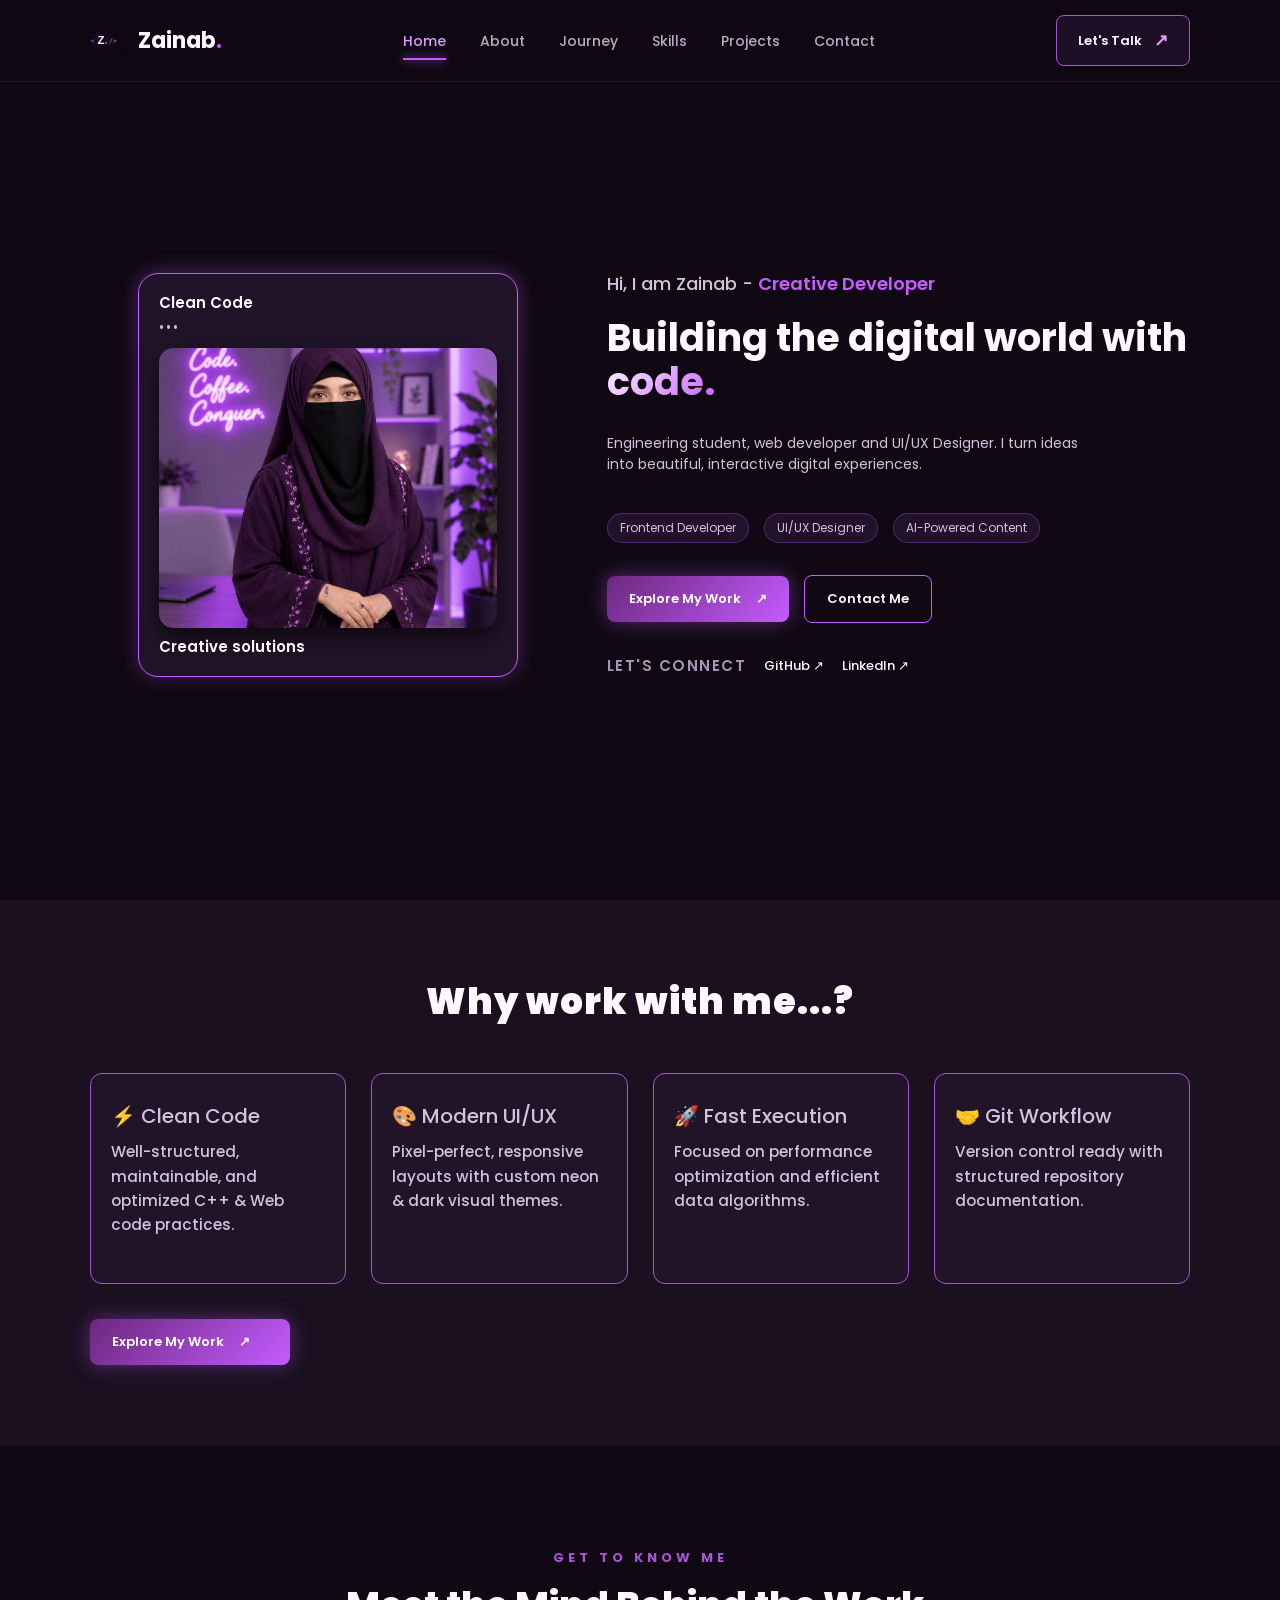
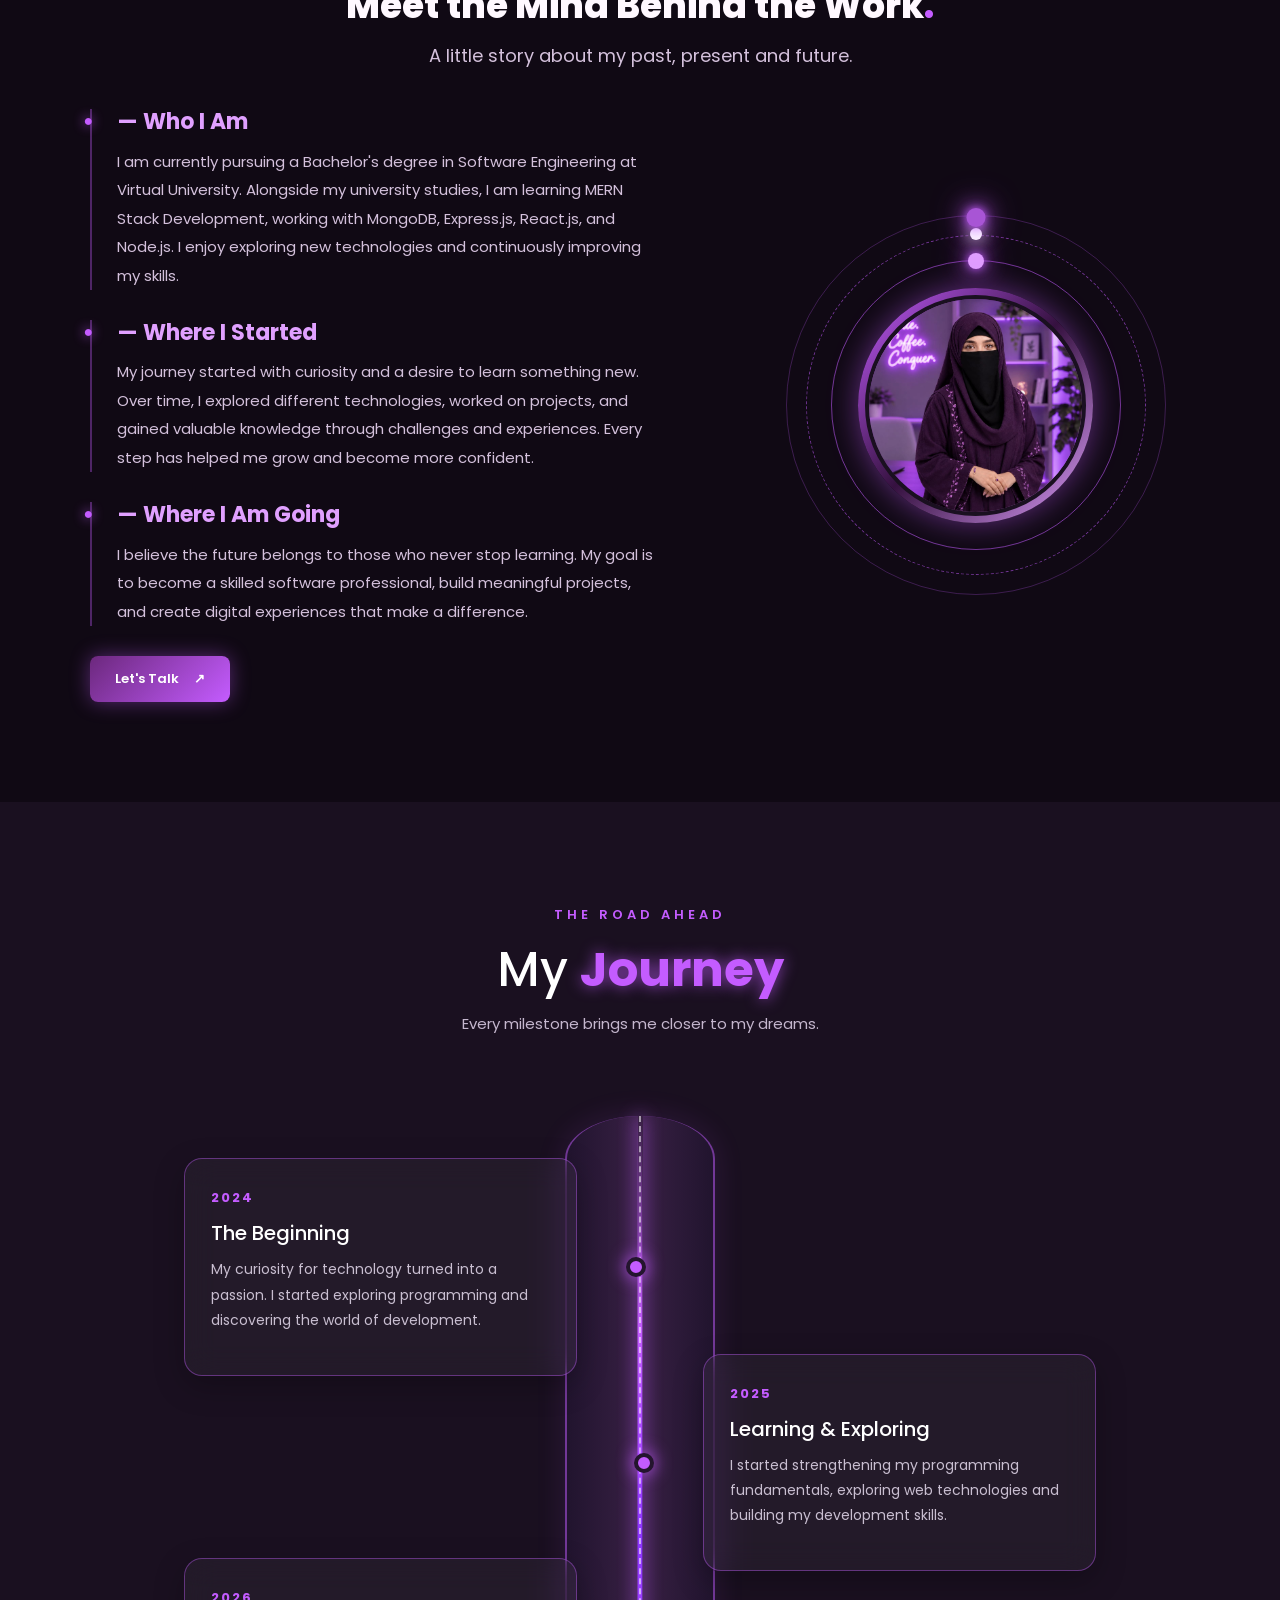
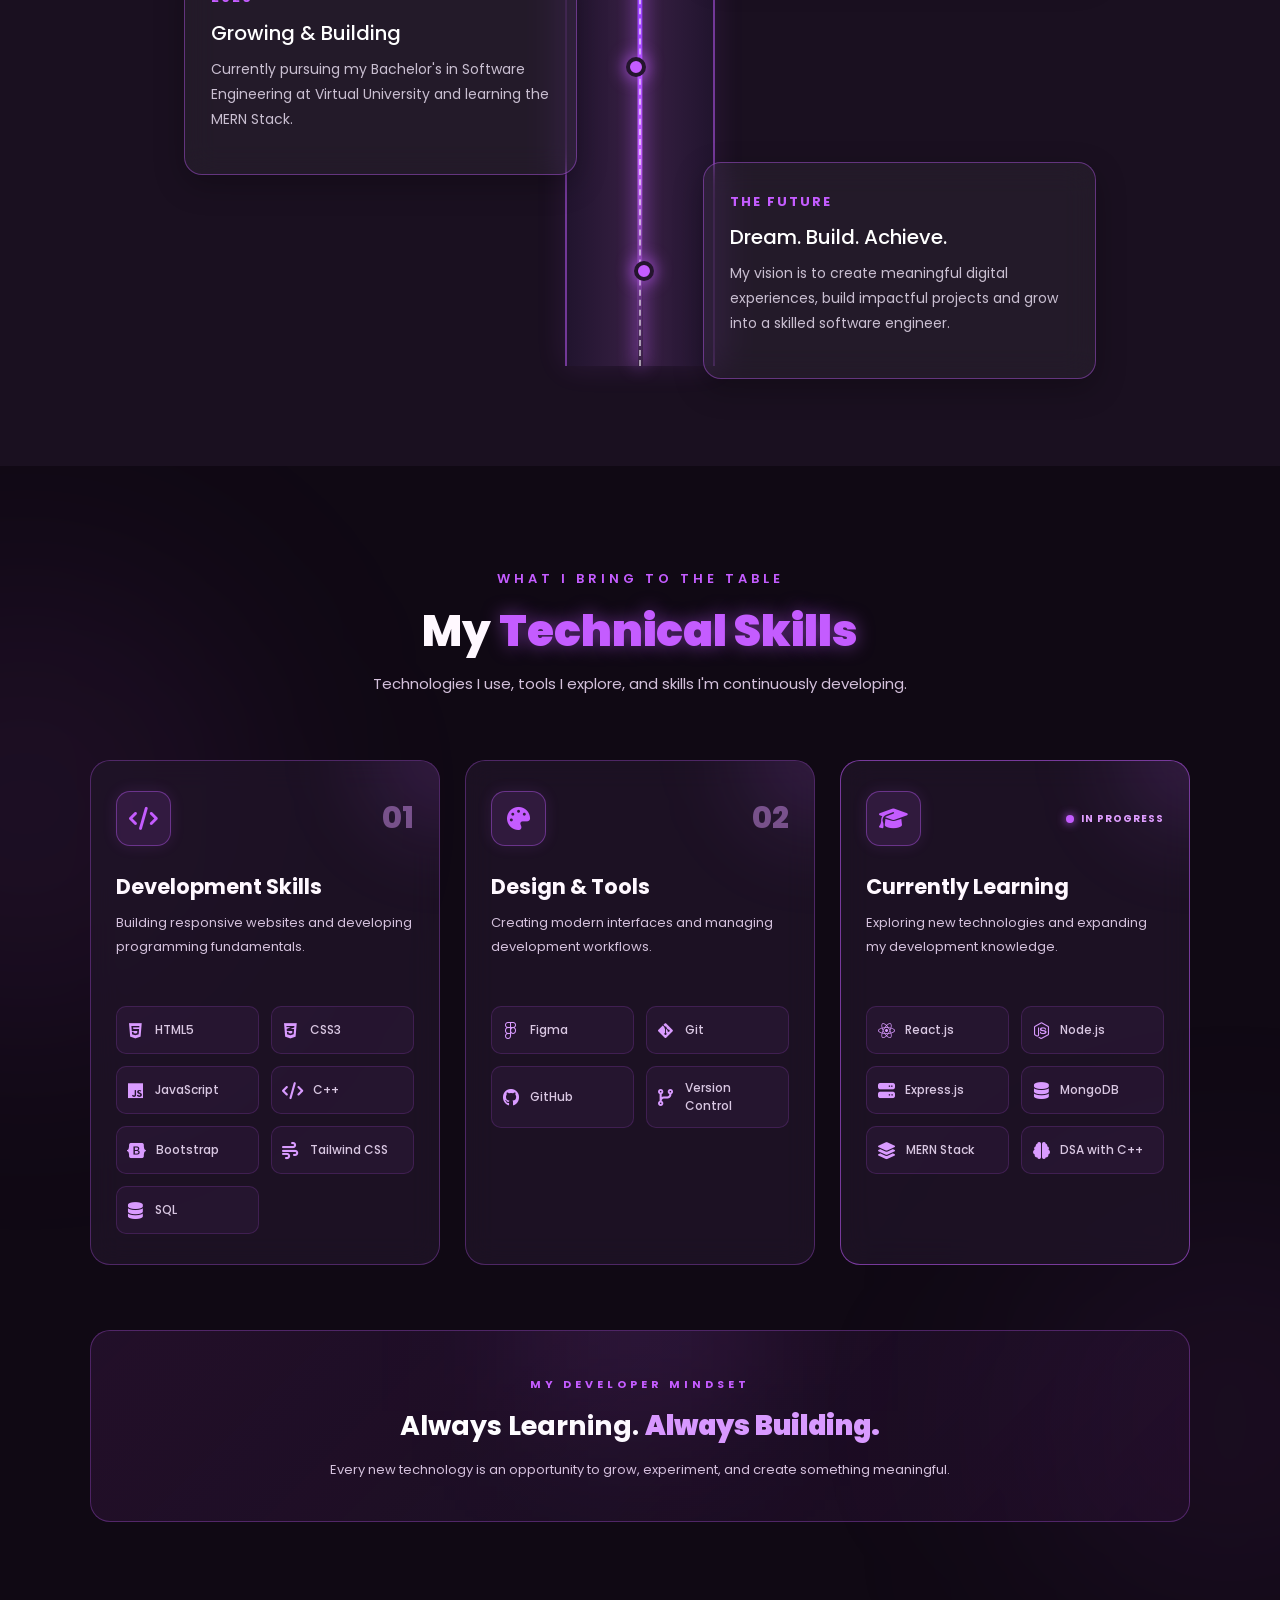
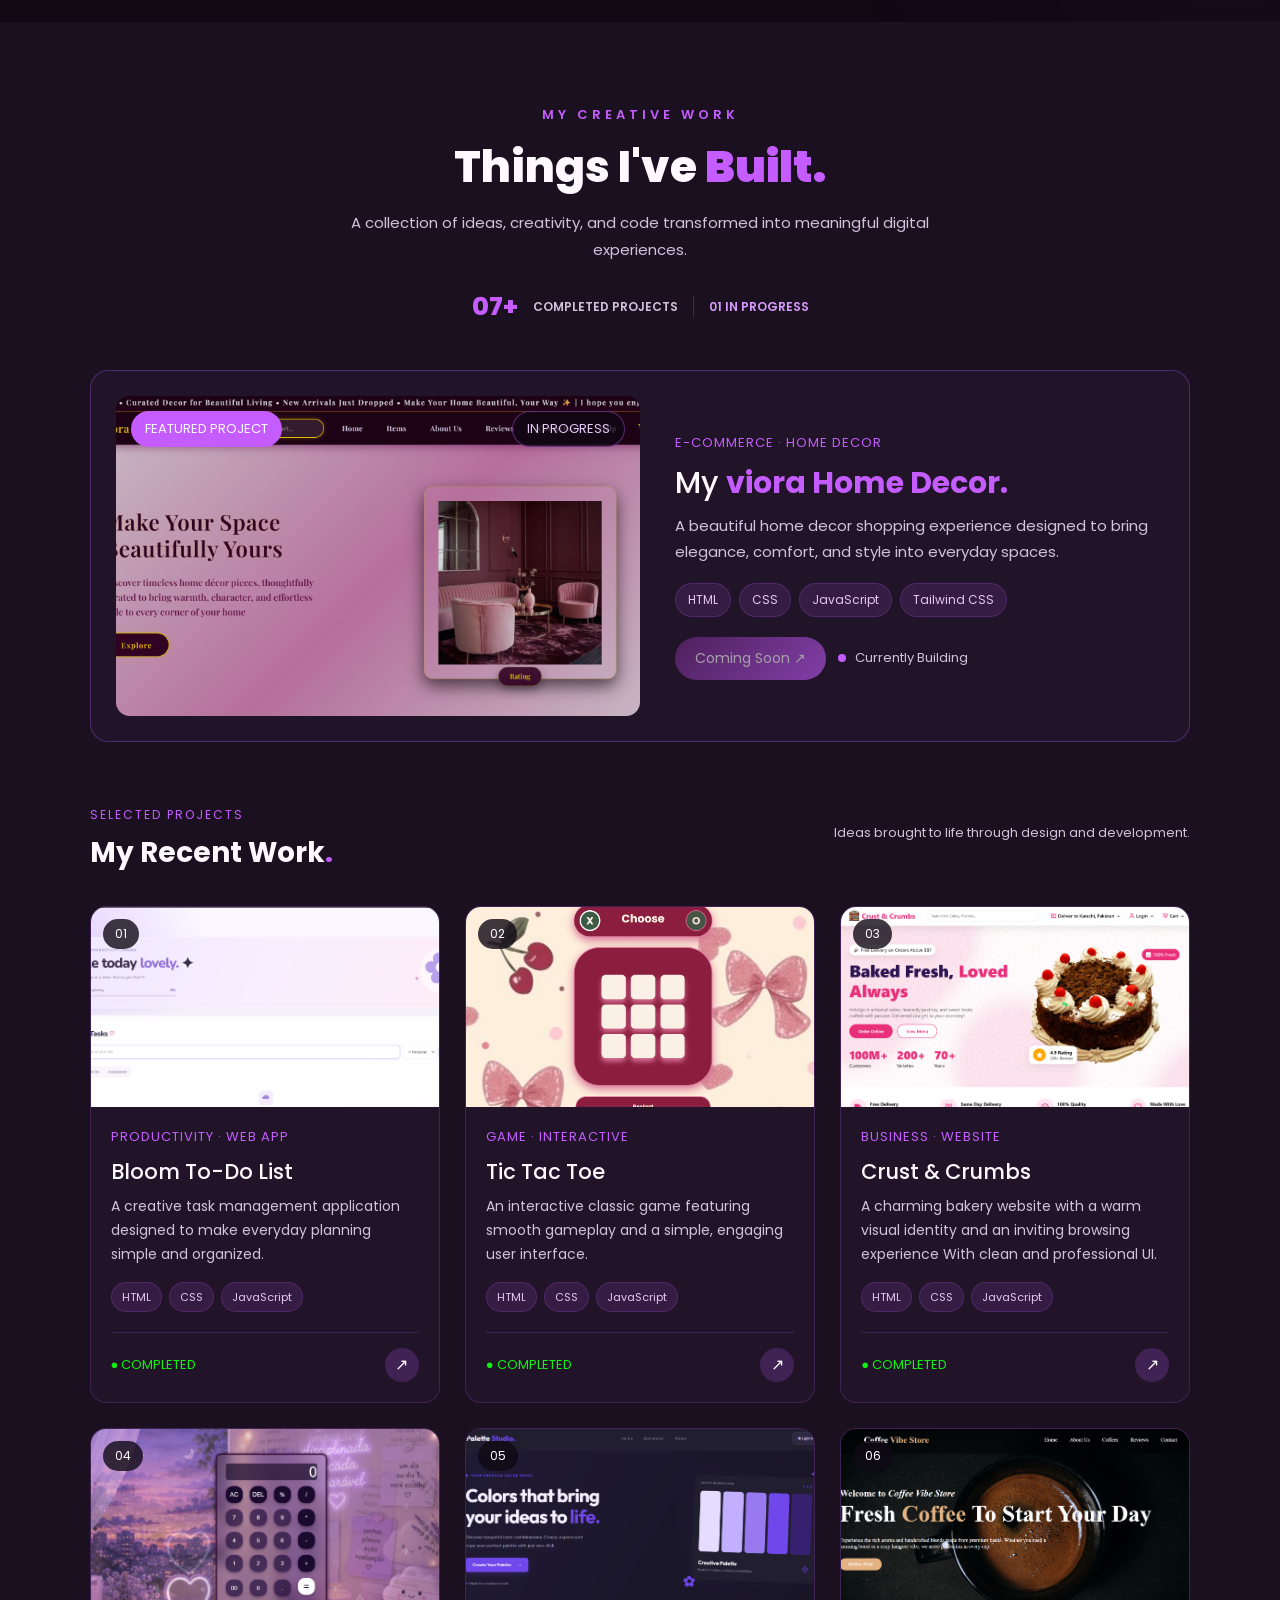
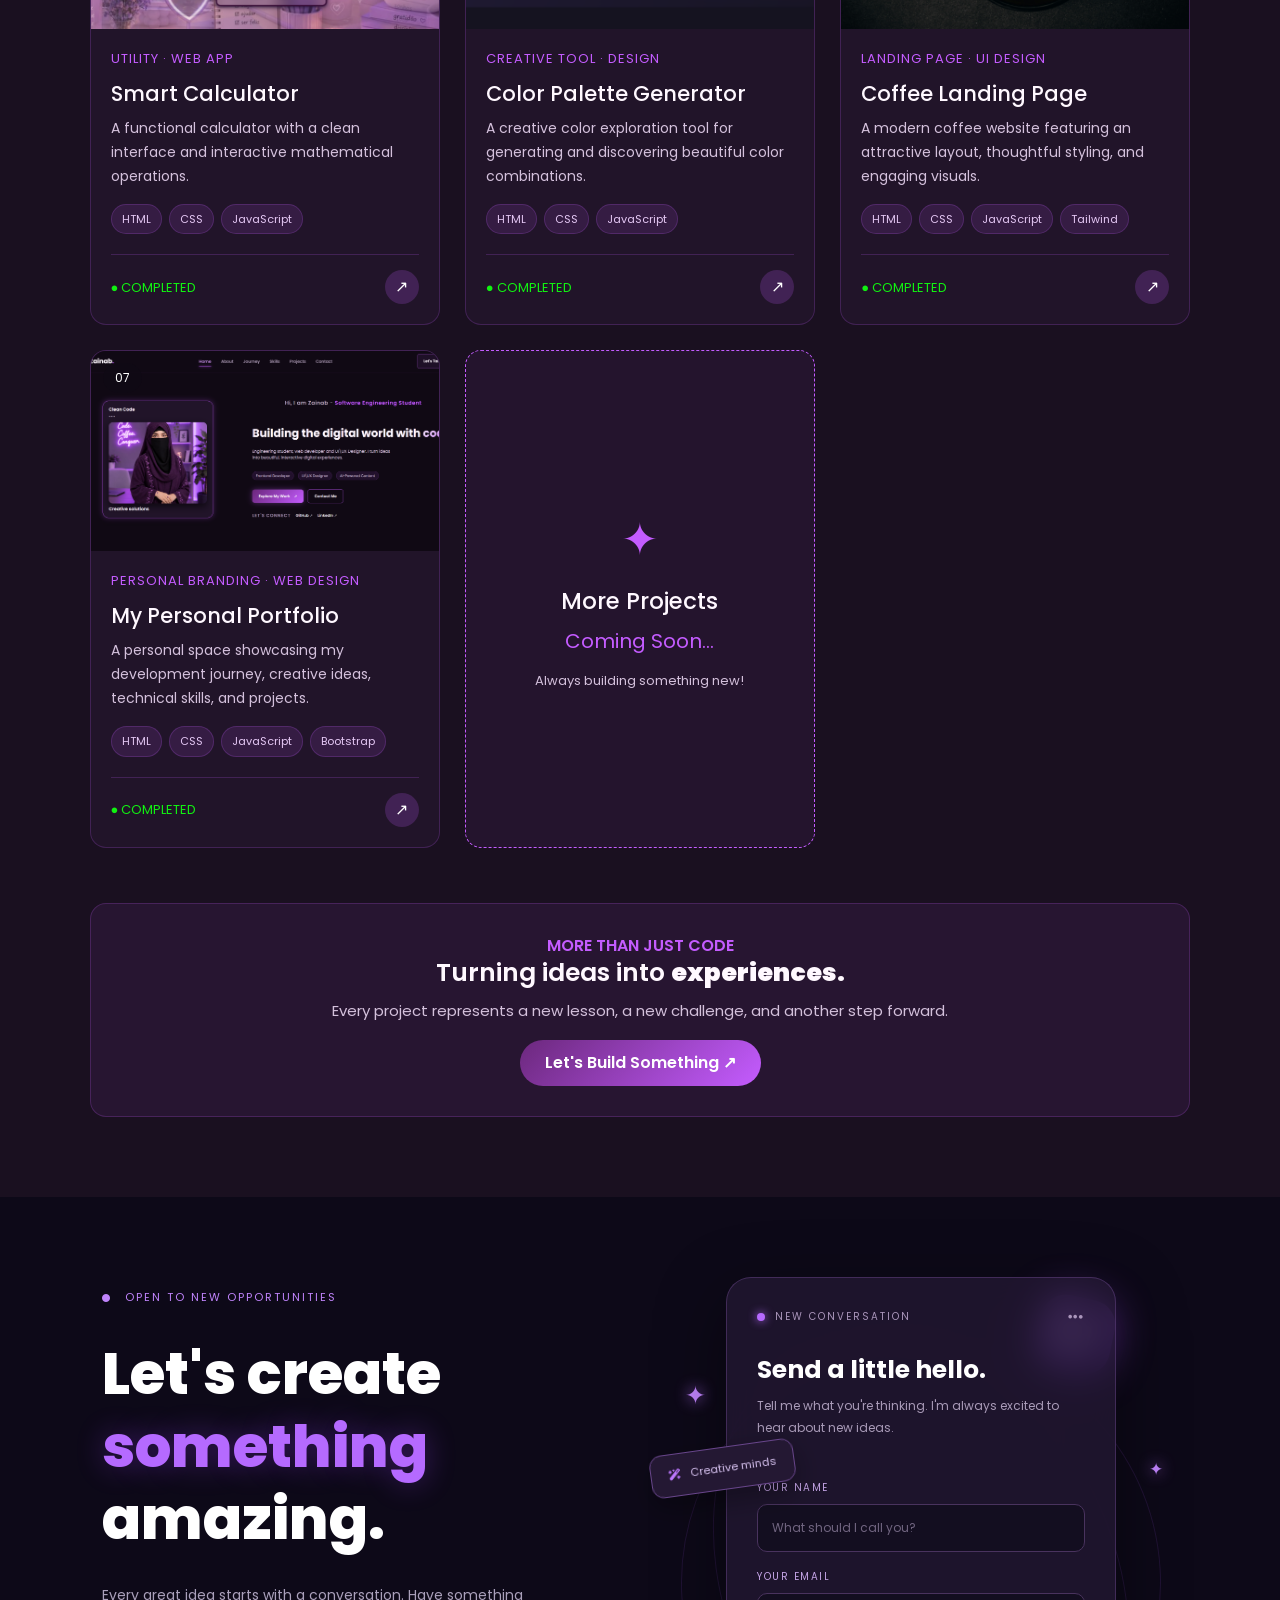
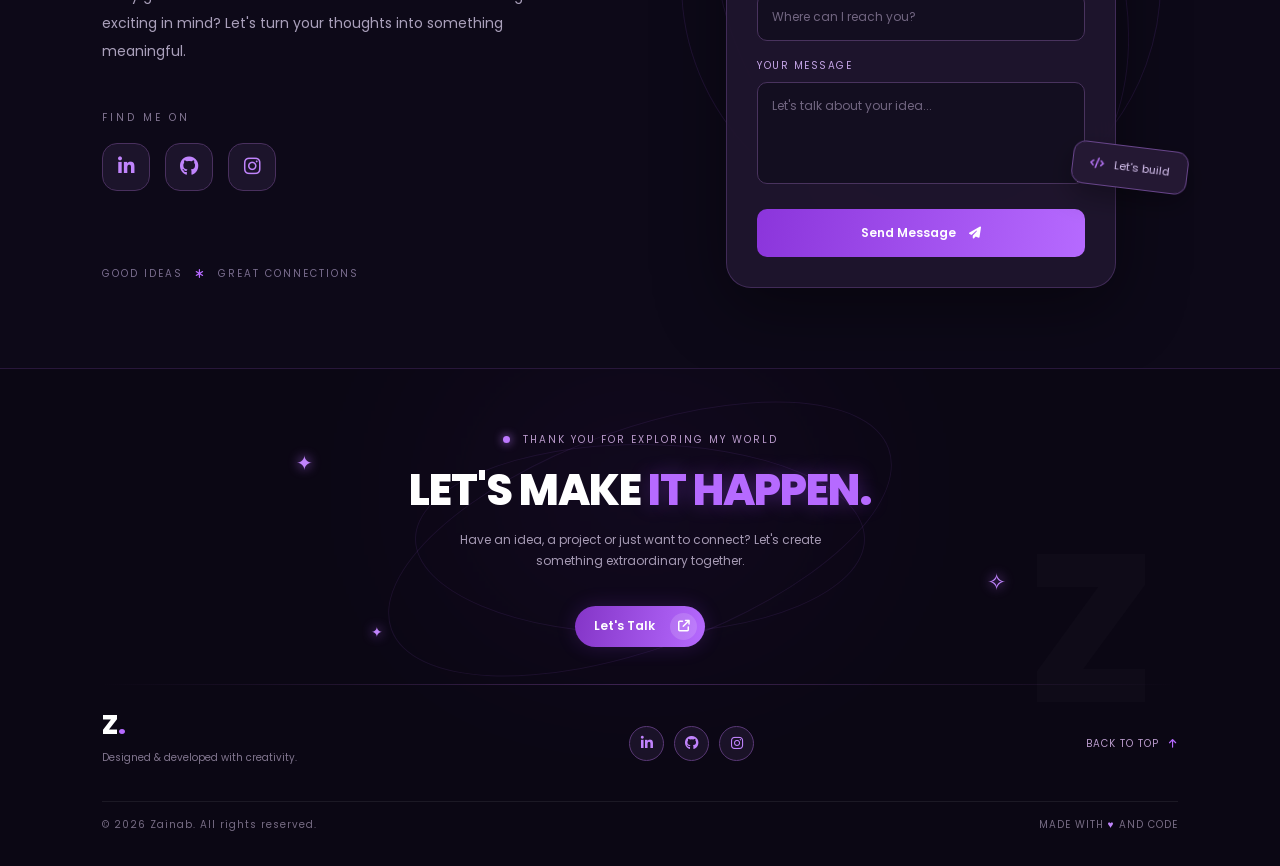
<file: index.html>
<!doctype html>
<html lang="en">
  <head>
    <meta charset="UTF-8" />
    <meta name="viewport" content="width=device-width, initial-scale=1.0" />

    <title>Zainab | Developer Portfolio</title>

    <meta
      name="description"
      content="Personal portfolio of Zainab, a front-end developer and UI/UX designer learning the MERN stack."
    />

    <link rel="preconnect" href="https://fonts.googleapis.com" />
    <link rel="preconnect" href="https://fonts.gstatic.com" crossorigin />

    <link
      href="https://fonts.googleapis.com/css2?family=Poppins:wght@300;400;500;600;700;800&display=swap"
      rel="stylesheet"
    />

    <link
      href="https://cdn.jsdelivr.net/npm/bootstrap@5.3.8/dist/css/bootstrap.min.css"
      rel="stylesheet"
    />

    <link rel="stylesheet" href="https://unpkg.com/aos@next/dist/aos.css" />

    <link
      rel="stylesheet"
      href="https://cdnjs.cloudflare.com/ajax/libs/font-awesome/6.7.2/css/all.min.css"
    />

    <link rel="stylesheet" href="main.css" />
  </head>

  <body>
    <!-- NAVBAR -->
    <nav class="navbar">
      <a href="#home" class="nav-logo">
        <img src="images/logo.svg" alt="Logo" />
        <span>Zainab<span class="logo-dot">.</span></span>
      </a>

      <ul class="nav-links" id="nav-menu">
        <li><a href="#home" class="active">Home</a></li>
        <li><a href="#about">About</a></li>
        <li><a href="#journey">Journey</a></li>
        <li><a href="#skills">Skills</a></li>
        <li><a href="#projects">Projects</a></li>
        <li><a href="#contact">Contact</a></li>
      </ul>

      <a href="#contact" class="nav-cta"> Let's Talk <span>↗</span> </a>

      <button
        class="nav-toggle"
        id="nav-toggle"
        type="button"
        aria-label="Toggle menu"
        aria-expanded="false"
        aria-controls="nav-menu"
      >
        <span></span>
        <span></span>
        <span></span>
      </button>
    </nav>

    <!-- HERO SECTION -->
    <section class="home-container" id="home">
      <div class="home">
        <div class="left" data-aos="fade-down">
          <div class="profilepic">
            <div class="outer">
              <strong>Clean Code</strong>
              <p>•••</p>
              <div class="inner">
                <img
                  class="heroimg"
                  src="images/heroimg.jpeg"
                  alt="Zainab - Frontend Developer"
                />
              </div>
              <strong>Creative solutions</strong>
            </div>
          </div>
        </div>
        <div class="right" data-aos="fade-left">
          <h2>Hi, I am Zainab - <span id="typed-text"></span></h2>
          <h1>
            Building the digital world with
            <span class="gradient-text">code.</span>
          </h1>
          <p class="hero-description">
            Engineering student, web developer and UI/UX Designer. I turn ideas
            into beautiful, interactive digital experiences.
          </p>

          <div class="hero-tags" data-aos="fade-left">
            <span>Frontend Developer</span>
            <span>UI/UX Designer</span>
            <span>AI-Powered Content</span>
          </div>

          <div class="hero-actions" data-aos="fade-left">
            <a href="#projects" class="btn btn-primary">
              Explore My Work <span>↗</span>
            </a>

            <a href="#contact" class="btn btn-outline"> Contact Me </a>
          </div>

          <div class="hero-socials" data-aos="fade-left">
            <span>LET'S CONNECT</span>
            <a
              href="https://github.com/zainab-naeem-20"
              target="_blank"
              rel="noopener noreferrer"
              >GitHub ↗</a
            >
            <a
              href="https://www.linkedin.com/in/zainab-naeem-1ab38a312/"
              target="_blank"
              rel="noopener noreferrer"
              >LinkedIn ↗</a
            >
          </div>
        </div>
      </div>
    </section>

    <!-- FEATURED SECTION -->
    <section class="featured-section">
      <h2>Why work with me...?</h2>
      <div class="featured-elements" data-aos="fade-left">
        <div class="feature-card">
          <h3>⚡ Clean Code</h3>
          <p>
            Well-structured, maintainable, and optimized C++ & Web code
            practices.
          </p>
        </div>

        <div class="feature-card">
          <h3>🎨 Modern UI/UX</h3>
          <p>
            Pixel-perfect, responsive layouts with custom neon & dark visual
            themes.
          </p>
        </div>

        <div class="feature-card">
          <h3>🚀 Fast Execution</h3>
          <p>
            Focused on performance optimization and efficient data algorithms.
          </p>
        </div>

        <div class="feature-card">
          <h3>🤝 Git Workflow</h3>
          <p>Version control ready with structured repository documentation.</p>
        </div>

        <a href="#projects" class="btn btn-primary button">
          Explore My Work <span>↗</span>
        </a>
      </div>
    </section>

    <!-- ABOUT SECTION -->
    <section class="about-section" id="about">
      <div class="about-container">
        <div class="about-heading" data-aos="fade-down">
          <span>GET TO KNOW ME</span>
          <h1>Meet the Mind Behind the Work<span>.</span></h1>
          <p>A little story about my past, present and future.</p>
        </div>

        <div class="about-content">
          <div class="about-left" data-aos="fade-right">
            <div class="about-info">
              <span class="about-dot">●</span>
              <h3>— Who I Am</h3>
              <p>
                I am currently pursuing a Bachelor's degree in Software
                Engineering at Virtual University. Alongside my university
                studies, I am learning MERN Stack Development, working with
                MongoDB, Express.js, React.js, and Node.js. I enjoy exploring
                new technologies and continuously improving my skills.
              </p>
            </div>

            <div class="about-info">
              <span class="about-dot">●</span>
              <h3>— Where I Started</h3>
              <p>
                My journey started with curiosity and a desire to learn
                something new. Over time, I explored different technologies,
                worked on projects, and gained valuable knowledge through
                challenges and experiences. Every step has helped me grow and
                become more confident.
              </p>
            </div>

            <div class="about-info">
              <span class="about-dot">●</span>
              <h3>— Where I Am Going</h3>
              <p>
                I believe the future belongs to those who never stop learning.
                My goal is to become a skilled software professional, build
                meaningful projects, and create digital experiences that make a
                difference.
              </p>
            </div>

            <a href="#contact" class="about-btn"> Let's Talk <span>↗</span> </a>
          </div>

          <div class="about-right" data-aos="fade-left">
            <div class="orbit orbit-one">
              <span class="orbit-dot"></span>
            </div>

            <div class="orbit orbit-two">
              <span class="orbit-dot"></span>
            </div>

            <div class="orbit orbit-three">
              <span class="orbit-dot"></span>
            </div>

            <div class="about-image">
              <img
                src="images/heroimg.jpeg"
                alt="Zainab - Software Engineering Student"
              />
            </div>
          </div>
        </div>
      </div>
    </section>

    <!-- JOURNEY SECTION -->
    <section class="road-section" id="journey">
      <div class="road-heading" data-aos="fade-up">
        <span>THE ROAD AHEAD</span>
        <h2>My <strong>Journey</strong></h2>
        <p>Every milestone brings me closer to my dreams.</p>
      </div>

      <div class="road-wrapper">
        <div class="road-path">
          <div class="road-glow"></div>
          <div class="road-center-line"></div>
        </div>

        <div class="road-milestone milestone-one" data-aos="fade-left">
          <div class="road-card">
            <span class="road-year">2024</span>
            <h3>The Beginning</h3>
            <p>
              My curiosity for technology turned into a passion. I started
              exploring programming and discovering the world of development.
            </p>
          </div>
          <span class="road-point"></span>
        </div>

        <div class="road-milestone milestone-two" data-aos="fade-right">
          <div class="road-card">
            <span class="road-year">2025</span>
            <h3>Learning & Exploring</h3>
            <p>
              I started strengthening my programming fundamentals, exploring web
              technologies and building my development skills.
            </p>
          </div>
          <span class="road-point"></span>
        </div>

        <div class="road-milestone milestone-three" data-aos="fade-left">
          <div class="road-card">
            <span class="road-year">2026</span>
            <h3>Growing & Building</h3>
            <p>
              Currently pursuing my Bachelor's in Software Engineering at
              Virtual University and learning the MERN Stack.
            </p>
          </div>
          <span class="road-point"></span>
        </div>

        <div class="road-milestone milestone-four" data-aos="fade-right">
          <div class="road-card">
            <span class="road-year">THE FUTURE</span>
            <h3>Dream. Build. Achieve.</h3>
            <p>
              My vision is to create meaningful digital experiences, build
              impactful projects and grow into a skilled software engineer.
            </p>
          </div>
          <span class="road-point"></span>
        </div>
      </div>
    </section>

    <!-- SKILLS SECTION -->
    <section class="skills-section" id="skills">
      <div class="skills-container">
        <div class="skills-heading" data-aos="fade-down">
          <span>WHAT I BRING TO THE TABLE</span>
          <h2>My <strong>Technical Skills</strong></h2>
          <p>
            Technologies I use, tools I explore, and skills I'm continuously
            developing.
          </p>
        </div>

        <div class="skills-grid">
          <div class="skill-category" data-aos="fade-up">
            <div class="category-top">
              <div class="category-icon">
                <i class="fa-solid fa-code"></i>
              </div>
              <span class="category-number">01</span>
            </div>

            <h3>Development Skills</h3>
            <p class="category-description">
              Building responsive websites and developing programming
              fundamentals.
            </p>

            <div class="skill-items">
              <div class="skill-item">
                <i class="fa-brands fa-html5"></i>
                <span>HTML5</span>
              </div>
              <div class="skill-item">
                <i class="fa-brands fa-css3-alt"></i>
                <span>CSS3</span>
              </div>
              <div class="skill-item">
                <i class="fa-brands fa-js"></i>
                <span>JavaScript</span>
              </div>
              <div class="skill-item">
                <i class="fa-solid fa-code"></i>
                <span>C++</span>
              </div>
              <div class="skill-item">
                <i class="fa-brands fa-bootstrap"></i>
                <span>Bootstrap</span>
              </div>
              <div class="skill-item">
                <i class="fa-solid fa-wind"></i>
                <span>Tailwind CSS</span>
              </div>
              <div class="skill-item">
                <i class="fa-solid fa-database"></i>
                <span>SQL</span>
              </div>
            </div>
          </div>

          <div class="skill-category" data-aos="fade-up" data-aos-delay="150">
            <div class="category-top">
              <div class="category-icon">
                <i class="fa-solid fa-palette"></i>
              </div>
              <span class="category-number">02</span>
            </div>

            <h3>Design & Tools</h3>
            <p class="category-description">
              Creating modern interfaces and managing development workflows.
            </p>

            <div class="skill-items">
              <div class="skill-item">
                <i class="fa-brands fa-figma"></i>
                <span>Figma</span>
              </div>
              <div class="skill-item">
                <i class="fa-brands fa-git-alt"></i>
                <span>Git</span>
              </div>
              <div class="skill-item">
                <i class="fa-brands fa-github"></i>
                <span>GitHub</span>
              </div>
              <div class="skill-item">
                <i class="fa-solid fa-code-branch"></i>
                <span>Version Control</span>
              </div>
            </div>
          </div>

          <div
            class="skill-category learning-card"
            data-aos="fade-up"
            data-aos-delay="300"
          >
            <div class="category-top">
              <div class="category-icon">
                <i class="fa-solid fa-graduation-cap"></i>
              </div>
              <span class="learning-status">
                <span class="status-dot"></span>
                IN PROGRESS
              </span>
            </div>

            <h3>Currently Learning</h3>
            <p class="category-description">
              Exploring new technologies and expanding my development knowledge.
            </p>

            <div class="skill-items">
              <div class="skill-item">
                <i class="fa-brands fa-react"></i>
                <span>React.js</span>
              </div>
              <div class="skill-item">
                <i class="fa-brands fa-node-js"></i>
                <span>Node.js</span>
              </div>
              <div class="skill-item">
                <i class="fa-solid fa-server"></i>
                <span>Express.js</span>
              </div>
              <div class="skill-item">
                <i class="fa-solid fa-database"></i>
                <span>MongoDB</span>
              </div>
              <div class="skill-item">
                <i class="fa-solid fa-layer-group"></i>
                <span>MERN Stack</span>
              </div>
              <div class="skill-item">
                <i class="fa-solid fa-brain"></i>
                <span>DSA with C++</span>
              </div>
            </div>
          </div>
        </div>

        <div class="skills-bottom" data-aos="fade-up">
          <div class="bottom-glow"></div>
          <span>MY DEVELOPER MINDSET</span>
          <h3>Always Learning. <strong>Always Building.</strong></h3>
          <p>
            Every new technology is an opportunity to grow, experiment, and
            create something meaningful.
          </p>
        </div>
      </div>
    </section>

    <!-- PROJECTS SECTION -->
    <section class="projects-section" id="projects">
      <div class="projects-container">
        <div class="projects-heading" data-aos="fade-down">
          <span>MY CREATIVE WORK</span>
          <h2>Things I've <strong>Built.</strong></h2>
          <p>
            A collection of ideas, creativity, and code transformed into
            meaningful digital experiences.
          </p>
          <div class="project-count">
            <span class="count-number">07+</span>
            <span>COMPLETED PROJECTS</span>
            <span class="count-divider"></span>
            <span class="count-live">01 IN PROGRESS</span>
          </div>
        </div>

        <div class="featured-project" data-aos="fade-up">
          <div class="featured-image">
            <img
              src="./images/viora.jpg"
              alt="MY viora Home Decor E-commerce Website"
            />
            <div class="featured-overlay"></div>
            <span class="featured-label">FEATURED PROJECT</span>
            <span class="project-status">IN PROGRESS</span>
          </div>

          <div class="featured-content">
            <span class="project-category">E-COMMERCE · HOME DECOR</span>
            <h3>My <strong>viora Home Decor.</strong></h3>
            <p>
              A beautiful home decor shopping experience designed to bring
              elegance, comfort, and style into everyday spaces.
            </p>

            <div class="project-tech">
              <span>HTML</span>
              <span>CSS</span>
              <span>JavaScript</span>
              <span>Tailwind CSS</span>
            </div>

            <div class="project-actions">
              <a
                href="https://github.com/zainab-naeem-20/Viora-home"
                class="project-btn disabled-link"
                aria-disabled="true"
                tabindex="-1"
              >
                Coming Soon <span>↗</span>
              </a>
              <span class="project-progress-text">
                <span class="progress-dot"></span>
                Currently Building
              </span>
            </div>
          </div>
        </div>

        <div class="projects-subheading" data-aos="fade-up">
          <div>
            <span>SELECTED PROJECTS</span>
            <h3>My Recent Work<span>.</span></h3>
          </div>
          <p>Ideas brought to life through design and development.</p>
        </div>

        <div class="projects-grid">
          <article class="project-card" data-aos="fade-up">
            <div class="project-image">
              <img src="./images/bloom-todo.png" alt="Bloom To-Do List" />
              <span class="project-number">01</span>
              <div class="project-image-overlay">
                <a
                  href="https://zainab-naeem-20.github.io/bloom-todo-list/"
                  class="image-demo-link"
                  target="_blank"
                  rel="noopener noreferrer"
                  >View Live Demo ↗</a
                >
              </div>
            </div>
            <div class="project-card-content">
              <span class="project-category">PRODUCTIVITY · WEB APP</span>
              <h3>Bloom To-Do List</h3>
              <p>
                A creative task management application designed to make everyday
                planning simple and organized.
              </p>
              <div class="project-tech">
                <span>HTML</span>
                <span>CSS</span>
                <span>JavaScript</span>
              </div>
              <div class="project-card-footer">
                <span class="completed-label">● COMPLETED</span>
                <a
                  href="https://github.com/zainab-naeem-20/bloom-todo-list"
                  class="project-arrow"
                  target="_blank"
                  rel="noopener noreferrer"
                  aria-label="Bloom To-Do List on GitHub"
                  >↗</a
                >
              </div>
            </div>
          </article>

          <article class="project-card" data-aos="fade-up" data-aos-delay="100">
            <div class="project-image">
              <img src="./images/tic-tac-toe.png" alt="Tic Tac Toe Game" />
              <span class="project-number">02</span>
              <div class="project-image-overlay">
                <a
                  href="https://zainab-naeem-20.github.io/Tic-Tac-Toe/"
                  class="image-demo-link"
                  target="_blank"
                  rel="noopener noreferrer"
                  >View Live Demo ↗</a
                >
              </div>
            </div>
            <div class="project-card-content">
              <span class="project-category">GAME · INTERACTIVE</span>
              <h3>Tic Tac Toe</h3>
              <p>
                An interactive classic game featuring smooth gameplay and a
                simple, engaging user interface.
              </p>
              <div class="project-tech">
                <span>HTML</span>
                <span>CSS</span>
                <span>JavaScript</span>
              </div>
              <div class="project-card-footer">
                <span class="completed-label">● COMPLETED</span>
                <a
                  href="https://github.com/zainab-naeem-20/Tic-Tac-Toe"
                  class="project-arrow"
                  target="_blank"
                  rel="noopener noreferrer"
                  aria-label="Tic Tac Toe on GitHub"
                  >↗</a
                >
              </div>
            </div>
          </article>

          <article class="project-card" data-aos="fade-up" data-aos-delay="200">
            <div class="project-image">
              <img
                src="./images/crust-crumbs.png"
                alt="Crust and Crumbs Bakery Website"
              />
              <span class="project-number">03</span>
              <div class="project-image-overlay">
                <a
                  href="https://zainab-naeem-20.github.io/Crust-Crumbs/"
                  class="image-demo-link"
                  target="_blank"
                  rel="noopener noreferrer"
                  >View Live Demo ↗</a
                >
              </div>
            </div>
            <div class="project-card-content">
              <span class="project-category">BUSINESS · WEBSITE</span>
              <h3>Crust & Crumbs</h3>
              <p>
                A charming bakery website with a warm visual identity and an
                inviting browsing experience With clean and professional UI.
              </p>
              <div class="project-tech">
                <span>HTML</span>
                <span>CSS</span>
                <span>JavaScript</span>
              </div>
              <div class="project-card-footer">
                <span class="completed-label">● COMPLETED</span>
                <a
                  href="https://github.com/zainab-naeem-20/Crust-Crumbs"
                  class="project-arrow"
                  target="_blank"
                  rel="noopener noreferrer"
                  aria-label="Crust and Crumbs on GitHub"
                  >↗</a
                >
              </div>
            </div>
          </article>

          <article class="project-card" data-aos="fade-up">
            <div class="project-image">
              <img
                src="./images/calculator.png"
                alt="Calculator Web Application"
              />
              <span class="project-number">04</span>
              <div class="project-image-overlay">
                <a
                  href="https://zainab-naeem-20.github.io/Calculator-/"
                  class="image-demo-link"
                  target="_blank"
                  rel="noopener noreferrer"
                  >View Live Demo ↗</a
                >
              </div>
            </div>
            <div class="project-card-content">
              <span class="project-category">UTILITY · WEB APP</span>
              <h3>Smart Calculator</h3>
              <p>
                A functional calculator with a clean interface and interactive
                mathematical operations.
              </p>
              <div class="project-tech">
                <span>HTML</span>
                <span>CSS</span>
                <span>JavaScript</span>
              </div>
              <div class="project-card-footer">
                <span class="completed-label">● COMPLETED</span>
                <a
                  href="https://github.com/zainab-naeem-20/Calculator-"
                  class="project-arrow"
                  target="_blank"
                  rel="noopener noreferrer"
                  aria-label="Smart Calculator on GitHub"
                  >↗</a
                >
              </div>
            </div>
          </article>

          <article class="project-card" data-aos="fade-up" data-aos-delay="100">
            <div class="project-image">
              <img
                src="./images/color-palette.png"
                alt="Color Palette Generator"
              />
              <span class="project-number">05</span>
              <div class="project-image-overlay">
                <a
                  href="https://zainab-naeem-20.github.io/Color-Palette-Generator/"
                  class="image-demo-link"
                  target="_blank"
                  rel="noopener noreferrer"
                  >View Live Demo ↗</a
                >
              </div>
            </div>
            <div class="project-card-content">
              <span class="project-category">CREATIVE TOOL · DESIGN</span>
              <h3>Color Palette Generator</h3>
              <p>
                A creative color exploration tool for generating and discovering
                beautiful color combinations.
              </p>
              <div class="project-tech">
                <span>HTML</span>
                <span>CSS</span>
                <span>JavaScript</span>
              </div>
              <div class="project-card-footer">
                <span class="completed-label">● COMPLETED</span>
                <a
                  href="https://github.com/zainab-naeem-20/Color-Palette-Generator"
                  class="project-arrow"
                  target="_blank"
                  rel="noopener noreferrer"
                  aria-label="Color Palette Generator on GitHub"
                  >↗</a
                >
              </div>
            </div>
          </article>

          <article class="project-card" data-aos="fade-up" data-aos-delay="200">
            <div class="project-image">
              <img
                src="./images/coffe-landing.png"
                alt="Coffee Landing Page"
              />
              <span class="project-number">06</span>
              <div class="project-image-overlay">
                <a
                  href="https://zainab-naeem-20.github.io/coffee-vibe-store/"
                  class="image-demo-link"
                  target="_blank"
                  rel="noopener noreferrer"
                  >View Live Demo ↗</a
                >
              </div>
            </div>
            <div class="project-card-content">
              <span class="project-category">LANDING PAGE · UI DESIGN</span>
              <h3>Coffee Landing Page</h3>
              <p>
                A modern coffee website featuring an attractive layout,
                thoughtful styling, and engaging visuals.
              </p>
              <div class="project-tech">
                <span>HTML</span>
                <span>CSS</span>
                <span>JavaScript</span>
                <span>Tailwind</span>
              </div>
              <div class="project-card-footer">
                <span class="completed-label">● COMPLETED</span>
                <a
                  href="https://github.com/zainab-naeem-20/coffee-vibe-store"
                  class="project-arrow"
                  target="_blank"
                  rel="noopener noreferrer"
                  aria-label="Coffee Landing Page on GitHub"
                  >↗</a
                >
              </div>
            </div>
          </article>

          <article class="project-card portfolio-project" data-aos="fade-up">
            <div class="project-image">
              <img
                src="./images/personal-portfolio.png"
                alt="Personal Developer Portfolio"
              />
              <span class="project-number">07</span>
              <div class="project-image-overlay">
                <a
                  href="https://zainab-naeem-20.github.io/Personal-Portfolio-website/"
                  class="image-demo-link"
                  target="_blank"
                  rel="noopener noreferrer"
                  >View Live Demo ↗</a
                >
              </div>
            </div>
            <div class="project-card-content">
              <span class="project-category"
                >PERSONAL BRANDING · WEB DESIGN</span
              >
              <h3>My Personal Portfolio</h3>
              <p>
                A personal space showcasing my development journey, creative
                ideas, technical skills, and projects.
              </p>
              <div class="project-tech">
                <span>HTML</span>
                <span>CSS</span>
                <span>JavaScript</span>
                <span>Bootstrap</span>
              </div>
              <div class="project-card-footer">
                <span class="completed-label">● COMPLETED</span>
                <a
                  href="https://github.com/zainab-naeem-20/Personal-Portfolio-website"
                  class="project-arrow"
                  target="_blank"
                  rel="noopener noreferrer"
                  aria-label="Personal Portfolio on GitHub"
                  >↗</a
                >
              </div>
            </div>
          </article>

          <div class="project-card coming-soon-card" data-aos="fade-up">
            <div class="coming-soon-content">
              <div class="coming-soon-icon">✦</div>
              <h3>More Projects</h3>
              <p>Coming Soon...</p>
              <span>Always building something new!</span>
            </div>
          </div>
        </div>

        <div class="projects-bottom" data-aos="fade-up">
          <span>MORE THAN JUST CODE</span>
          <h3>Turning ideas into <strong>experiences.</strong></h3>
          <p>
            Every project represents a new lesson, a new challenge, and another
            step forward.
          </p>
          <a href="#contact" class="projects-contact-btn">
            Let's Build Something <span>↗</span>
          </a>
        </div>
      </div>
    </section>

    <!-- CONTACT SECTION -->
    <section class="contact-section" id="contact">
      <div class="contact-left" data-aos="fade-right">
        <span class="small-label">
          <i class="fa-solid fa-circle"></i>
          OPEN TO NEW OPPORTUNITIES
        </span>

        <h1>
          Let's create
          <span>something</span>
          amazing.
        </h1>

        <p class="intro">
          Every great idea starts with a conversation. Have something exciting
          in mind? Let's turn your thoughts into something meaningful.
        </p>

        <div class="social-area">
          <p>FIND ME ON</p>

          <div class="social-links">
            <a
              href="https://www.linkedin.com/in/zainab-naeem-1ab38a312/"
              target="_blank"
              rel="noopener noreferrer"
              aria-label="LinkedIn"
            >
              <i class="fa-brands fa-linkedin-in"></i>
            </a>

            <a
              href="https://github.com/zainab-naeem-20"
              target="_blank"
              rel="noopener noreferrer"
              aria-label="GitHub"
            >
              <i class="fa-brands fa-github"></i>
            </a>

            <a
              href="#"
              target="_blank"
              rel="noopener noreferrer"
              aria-label="Instagram"
            >
              <i class="fa-brands fa-instagram"></i>
            </a>
          </div>
        </div>

        <div class="bottom-note">
          <span>GOOD IDEAS</span>
          <i class="fa-solid fa-asterisk"></i>
          <span>GREAT CONNECTIONS</span>
        </div>
      </div>

      <div class="contact-right" data-aos="fade-left">
        <div class="orbit orbit-one"></div>
        <div class="orbit orbit-two"></div>

        <div class="floating-star star-one">✦</div>
        <div class="floating-star star-two">✧</div>
        <div class="floating-star star-three">✦</div>

        <div class="mail-icon">
          <i class="fa-regular fa-envelope"></i>
        </div>

        <div class="message-card">
          <div class="card-top">
            <span class="card-dot"></span>
            <span>NEW CONVERSATION</span>
            <i class="fa-solid fa-ellipsis"></i>
          </div>

          <h2>Send a little hello.</h2>

          <p>
            Tell me what you're thinking. I'm always excited to hear about new
            ideas.
          </p>

          <form
            action="mailto:agleenarose405@example.com"
            method="post"
            enctype="text/plain"
          >
            <label for="contact-name">YOUR NAME</label>
            <input
              type="text"
              id="contact-name"
              name="Name"
              placeholder="What should I call you?"
              required
            />

            <label for="contact-email">YOUR EMAIL</label>
            <input
              type="email"
              id="contact-email"
              name="Email"
              placeholder="Where can I reach you?"
              required
            />

            <label for="contact-message">YOUR MESSAGE</label>
            <textarea
              id="contact-message"
              name="Message"
              placeholder="Let's talk about your idea..."
              rows="4"
              required
            ></textarea>

            <button type="submit">
              Send Message
              <i class="fa-solid fa-paper-plane"></i>
            </button>
          </form>
        </div>

        <div class="floating-tag tag-one">
          <i class="fa-solid fa-wand-magic-sparkles"></i>
          Creative minds
        </div>

        <div class="floating-tag tag-two">
          <i class="fa-solid fa-code"></i>
          Let's build
        </div>
      </div>
    </section>

    <!-- FOOTER -->
    <footer class="creative-footer">
      <div class="footer-glow"></div>

      <div class="footer-main" data-aos="fade-up">
        <div class="footer-top-label">
          <span class="footer-status"></span>
          THANK YOU FOR EXPLORING MY WORLD
        </div>

        <h2>
          LET'S MAKE
          <span>IT HAPPEN.</span>
        </h2>

        <p class="footer-description">
          Have an idea, a project or just want to connect? Let's create
          something extraordinary together.
        </p>

        <a href="#contact" class="footer-cta">
          Let's Talk
          <span><i class="fa-solid fa-arrow-up-right-from-square"></i></span>
        </a>

        <div class="footer-decoration">
          <span class="footer-star star-a">✦</span>
          <span class="footer-star star-b">✧</span>
          <span class="footer-star star-c">✦</span>
          <div class="footer-orbit orbit-a"></div>
          <div class="footer-orbit orbit-b"></div>
        </div>

        <div class="footer-big-letter">Z</div>
      </div>

      <div class="footer-divider"></div>

      <div class="footer-bottom">
        <div class="footer-signature">
          <a href="#home">Z<span>.</span></a>
          <p>Designed & developed with creativity.</p>
        </div>

        <div class="footer-socials">
          <a
            href="https://www.linkedin.com/in/zainab-naeem-1ab38a312/"
            target="_blank"
            rel="noopener noreferrer"
            aria-label="LinkedIn"
          >
            <i class="fa-brands fa-linkedin-in"></i>
          </a>

          <a
            href="https://github.com/zainab-naeem-20"
            target="_blank"
            rel="noopener noreferrer"
            aria-label="GitHub"
          >
            <i class="fa-brands fa-github"></i>
          </a>

          <a
            href="#"
            target="_blank"
            rel="noopener noreferrer"
            aria-label="Instagram"
          >
            <i class="fa-brands fa-instagram"></i>
          </a>
        </div>

        <a href="#home" class="footer-back">
          BACK TO TOP
          <i class="fa-solid fa-arrow-up"></i>
        </a>
      </div>

      <div class="footer-copyright">
        <p>© 2026 Zainab. All rights reserved.</p>
        <p>MADE WITH <span>♥</span> AND CODE</p>
      </div>
    </footer>

    <script src="https://unpkg.com/aos@next/dist/aos.js"></script>
    <script src="script.js"></script>
  </body>
</html>
</file>
<file: main.css>
/* VARIABLES AND BASE */
:root {
  --home-bg: #100914;
  --home-heading: #fff8ff;
  --home-text: #d4c1dc;
  --home-accent: #c45cff;
  --home-glow: rgba(196, 92, 255, 0.4);

  --nav-bg: rgba(16, 9, 20, 0.85);
  --nav-text: #d4c1dc;
  --nav-active: #c45cff;
  --nav-border: #42264d;

  --about-bg: #1a1020;
  --about-heading: #fff8ff;
  --about-text: #d4c1dc;
  --about-accent: #a855d5;
  --about-card: #211429;

  --skills-bg: #100914;
  --skills-card: #211429;
  --skills-heading: #fff8ff;
  --skills-text: #a894b3;
  --skills-accent: #c45cff;
  --skills-border: #42264d;

  --projects-bg: #1a1020;
  --projects-card: #211429;
  --projects-heading: #fff8ff;
  --projects-text: #d4c1dc;
  --projects-accent: #e0a0ff;
  --projects-border: #42264d;

  --contact-bg: #100914;
  --contact-card: #211429;
  --contact-heading: #fff8ff;
  --contact-text: #d4c1dc;
  --contact-accent: #c45cff;
  --contact-border: #8744a0;

  --footer-bg: #0c070f;
  --footer-text: #a894b3;
  --footer-accent: #c45cff;
  --footer-border: #42264d;

  --primary: #6c287d;
  --primary-dark: #35113f;
  --primary-light: #a855d5;
  --neon: #c45cff;
  --white: #ffffff;
  --black: #080808;

  --button-bg: linear-gradient(135deg, #6c287d, #c45cff);
  --button-text: #ffffff;
  --button-hover: #8536a0;

  --shadow: 0 8px 30px rgba(0, 0, 0, 0.3);
  --neon-shadow: 0 0 20px rgba(196, 92, 255, 0.4);

  --font-main: "Poppins", sans-serif;
  --nav-height: 82px;
}

html {
  scroll-behavior: smooth;
  scroll-padding-top: var(--nav-height);
  -webkit-text-size-adjust: 100%;
}

body {
  font-family: var(--font-main);
  background: var(--home-bg);
  overflow-x: hidden;
}

* {
  padding: 0;
  margin: 0;
  box-sizing: border-box;
}

img {
  max-width: 100%;
}

/* NAVBAR */
.navbar {
  position: fixed;
  top: 0;
  left: 0;
  width: 100%;
  height: var(--nav-height);
  padding: 0 7%;
  display: flex;
  flex-wrap: nowrap;
  align-items: center;
  justify-content: space-between;
  background: var(--nav-bg);
  backdrop-filter: blur(18px);
  -webkit-backdrop-filter: blur(18px);
  border-bottom: 1px solid rgba(196, 92, 255, 0.15);
  z-index: 1000;
  transition: box-shadow 0.3s ease;
}

.navbar.scrolled {
  box-shadow: 0 8px 30px rgba(0, 0, 0, 0.45);
}

.nav-logo {
  display: flex;
  align-items: center;
  gap: 10px;
  text-decoration: none;
  color: #fff8ff;
  font-family: var(--font-main);
  font-size: 22px;
  font-weight: 700;
}

.nav-logo img {
  width: 38px;
  filter: drop-shadow(0 0 8px rgba(196, 92, 255, 0.5));
}

.logo-dot {
  color: #c45cff;
}

.nav-links {
  display: flex;
  align-items: center;
  gap: 34px;
  list-style: none;
  margin: 0;
  padding: 0;
}

.nav-links a {
  position: relative;
  text-decoration: none;
  color: #bdaac7;
  font-family: var(--font-main);
  font-size: 14px;
  font-weight: 500;
  transition: color 0.3s ease;
}

.nav-links a::after {
  content: "";
  position: absolute;
  left: 0;
  bottom: -9px;
  width: 0;
  height: 2px;
  background: #c45cff;
  box-shadow: 0 0 10px #c45cff;
  transition: width 0.3s ease;
}

.nav-links a:hover,
.nav-links a.active {
  color: #d99bff;
}

.nav-links a:hover::after,
.nav-links a.active::after {
  width: 100%;
}

.nav-cta {
  display: inline-flex;
  align-items: center;
  gap: 12px;
  padding: 12px 21px;
  border: 1px solid #a855d5;
  border-radius: 8px;
  background: rgba(196, 92, 255, 0.08);
  color: #fff8ff;
  text-decoration: none;
  font-family: var(--font-main);
  font-size: 13px;
  font-weight: 600;
  white-space: nowrap;
  transition: 0.3s ease;
}

.nav-cta span {
  color: #e0a0ff;
  font-size: 17px;
}

.nav-cta:hover {
  background: #8536a0;
  border-color: #c45cff;
  box-shadow: 0 0 22px rgba(196, 92, 255, 0.3);
  transform: translateY(-2px);
}

.nav-toggle {
  display: none;
  position: relative;
  width: 46px;
  height: 46px;
  padding: 0;
  border: 1px solid #a855d5;
  border-radius: 10px;
  background: rgba(196, 92, 255, 0.08);
  cursor: pointer;
  flex-shrink: 0;
  transition: 0.3s ease;
}

.nav-toggle:hover {
  background: rgba(196, 92, 255, 0.18);
  box-shadow: 0 0 18px rgba(196, 92, 255, 0.3);
}

.nav-toggle span {
  position: absolute;
  left: 12px;
  width: 20px;
  height: 2px;
  background: #fff8ff;
  border-radius: 2px;
  transition:
    transform 0.3s ease,
    opacity 0.3s ease,
    top 0.3s ease;
}

.nav-toggle span:nth-child(1) {
  top: 15px;
}

.nav-toggle span:nth-child(2) {
  top: 22px;
}

.nav-toggle span:nth-child(3) {
  top: 29px;
}

.nav-toggle.open span:nth-child(1) {
  top: 22px;
  transform: rotate(45deg);
}

.nav-toggle.open span:nth-child(2) {
  opacity: 0;
}

.nav-toggle.open span:nth-child(3) {
  top: 22px;
  transform: rotate(-45deg);
}

/* HERO SECTION */
.home-container {
  background-color: var(--home-bg);
  width: 100%;
  height: 100vh;
  min-height: 600px;
  padding: 50px 7% 0 7%;
  color: var(--home-heading);
  display: flex;
  align-items: center;
}

.home {
  width: 100%;
  height: 100%;
  display: grid;
  grid-template-columns: 0.9fr 1.1fr;
  align-items: center;
  gap: 40px;
}

.left {
  display: flex;
  justify-content: center;
  align-items: center;
  animation: fadeDown 2s ease-out;
}

.outer {
  width: 380px;
  max-width: 100%;
  background-color: #211429;
  border-radius: 20px;
  border: 1px solid var(--home-accent);
  box-shadow: var(--shadow), var(--neon-shadow);
  padding: 18px 20px;
  display: flex;
  flex-direction: column;
  justify-content: space-between;
}

.outer > strong {
  font-size: 15px;
  color: var(--home-heading);
  font-weight: 600;
}

.outer > p {
  color: var(--home-text);
  margin: 2px 0 10px;
  letter-spacing: 2px;
  font-size: 14px;
}

.inner {
  width: 100%;
  display: flex;
  justify-content: center;
  overflow: hidden;
  border-radius: 14px;
  box-shadow: 0 10px 25px rgba(0, 0, 0, 0.6);
  margin-bottom: 8px;
}

.heroimg {
  width: 100%;
  max-height: 280px;
  object-fit: cover;
  border-radius: 14px;
  display: block;
}

.right {
  display: flex;
  flex-direction: column;
  gap: 22px;
}

.right h2 {
  font-size: 18px;
  font-weight: 500;
  text-align: left;
  margin: 0;
  color: var(--home-text);
}

.right h2 span {
  color: var(--home-accent);
  font-weight: 600;
}

.right h1 {
  font-size: 38px;
  font-weight: 700;
  line-height: 1.15;
  color: var(--home-heading);
}

.gradient-text {
  background: linear-gradient(135deg, #fff8ff, #c45cff);
  background-clip: text;
  -webkit-background-clip: text;
  -webkit-text-fill-color: transparent;
}

.hero-description {
  font-size: 14px;
  color: var(--home-text);
  line-height: 1.5;
  max-width: 500px;
}

.hero-tags {
  display: flex;
  flex-wrap: wrap;
  gap: 15px;
}

.hero-tags span {
  padding: 5px 12px;
  background: rgba(196, 92, 255, 0.1);
  border: 1px solid rgba(196, 92, 255, 0.3);
  border-radius: 50px;
  font-size: 12px;
  color: var(--home-text);
  margin-bottom: 10px;
}

.hero-actions {
  display: flex;
  align-items: center;
  gap: 15px;
}

.btn {
  display: inline-flex;
  align-items: center;
  gap: 15px;
  padding: 13px 22px;
  border-radius: 8px;
  font-weight: 600;
  font-size: 13px;
  text-decoration: none;
  transition: 0.3s ease;
}

.btn-primary {
  background: var(--button-bg);
  color: var(--button-text);
  box-shadow: var(--neon-shadow);
  border: none;
}

.btn-primary:hover {
  background: var(--button-hover);
  transform: translateY(-2px);
}

.btn-outline {
  border: 1px solid var(--home-accent);
  color: var(--home-heading);
  background: transparent;
}

.btn-outline:hover {
  background: rgba(196, 92, 255, 0.1);
  transform: translateY(-2px);
}

.hero-socials {
  display: flex;
  align-items: center;
  gap: 18px;
}

.hero-socials span {
  font-size: 15px;
  letter-spacing: 1.5px;
  color: var(--skills-text);
  font-weight: 600;
  margin-top: 10px;
}

.hero-socials a {
  text-decoration: none;
  color: var(--home-heading);
  font-size: 13px;
  font-weight: 500;
  transition: 0.3s ease;
  margin-top: 10px;
}

.hero-socials a:hover {
  color: var(--home-accent);
}

@keyframes fadeDown {
  from {
    opacity: 0;
    transform: translateY(-20px);
  }
  to {
    opacity: 1;
    transform: translateY(0);
  }
}

/* FEATURED SECTION */
.featured-section {
  width: 100%;
  min-height: 500px;
  height: auto;
  padding: 80px 7%;
  background-color: var(--about-bg);
}

.featured-section h2 {
  text-align: center;
  font-size: 36px;
  font-weight: 900;
  letter-spacing: 1px;
  margin-bottom: 50px;
  color: var(--about-heading);
}

.featured-elements {
  display: grid;
  grid-template-columns: repeat(auto-fit, minmax(250px, 1fr));
  gap: 25px;
  max-width: 1100px;
  margin: 0 auto;
  color: var(--button-text);
}

.feature-card {
  border-radius: 12px;
  padding: 30px 20px;
  transition: all 0.3s ease-in-out;
  text-align: left;
  border: 1px solid var(--about-accent);
  background-color: var(--about-card);
}

.feature-card:hover {
  box-shadow: var(--neon-shadow);
  transform: translateY(-8px);
  border: 1px solid var(--neon);
}

.feature-card h3 {
  font-size: 1.25rem;
  color: var(--about-text);
  margin-bottom: 12px;
}

.feature-card p {
  font-size: 0.95rem;
  color: var(--about-text);
  font-weight: 500;
  line-height: 1.6;
}

.button {
  width: 200px;
  margin-top: 10px;
}

/* ABOUT SECTION */
.about-section {
  width: 100%;
  min-height: 750px;
  padding: 100px 7%;
  background: var(--contact-bg);
  color: var(--about-heading);
  overflow: hidden;
}

.about-container {
  max-width: 1250px;
  margin: auto;
}

.about-heading {
  text-align: center;
  margin-bottom: 40px;
}

.about-heading > span {
  color: var(--about-accent);
  font-size: 13px;
  font-weight: 700;
  letter-spacing: 4px;
}

.about-heading h1 {
  font-size: 36px;
  font-weight: 800;
  margin: 15px 0;
}

.about-heading h1 span {
  color: var(--neon);
}

.about-heading p {
  color: var(--about-text);
  font-size: 18px;
}

.about-content {
  display: grid;
  grid-template-columns: 1.2fr 0.9fr;
  align-items: center;
  gap: 100px;
}

.about-left {
  display: flex;
  flex-direction: column;
  gap: 30px;
}

.about-info {
  position: relative;
  padding-left: 25px;
  border-left: 2px solid rgba(196, 92, 255, 0.35);
  transition: 0.3s ease;
}

.about-info:hover {
  border-left-color: var(--button-text);
  transform: translateX(10px);
}

.about-dot {
  position: absolute;
  left: -8px;
  top: 0;
  font-size: 16px;
  color: var(--neon);
  text-shadow: 0 0 12px var(--neon);
}

.about-info h3 {
  font-size: 22px;
  font-weight: 700;
  color: #e0a0ff;
  margin-bottom: 12px;
}

.about-info p {
  color: var(--about-text);
  font-size: 15px;
  line-height: 1.9;
  margin: 0;
}

.about-btn {
  display: inline-flex;
  align-items: center;
  justify-content: center;
  gap: 15px;
  width: fit-content;
  padding: 13px 25px;
  border-radius: 8px;
  background: var(--button-bg);
  color: white;
  text-decoration: none;
  font-size: 13px;
  font-weight: 600;
  box-shadow: var(--neon-shadow);
  transition: 0.3s ease;
}

.about-btn:hover {
  transform: translateY(-4px);
  box-shadow: 0 0 25px var(--neon);
  color: white;
}

.about-right {
  position: relative;
  width: 380px;
  height: 380px;
  display: flex;
  align-items: center;
  justify-content: center;
  margin: auto;
}

.about-image {
  width: 235px;
  height: 235px;
  border-radius: 50%;
  padding: 7px;
  background: linear-gradient(135deg, #c45cff, #35113f, #e0a0ff);
  box-shadow: 0 0 30px rgba(196, 92, 255, 0.45);
  z-index: 2;
}

.about-image img {
  width: 100%;
  height: 100%;
  object-fit: cover;
  border-radius: 50%;
  border: 4px solid var(--about-bg);
}

.about-right .orbit {
  position: absolute;
  border-radius: 50%;
  border: 1px solid rgba(196, 92, 255, 0.55);
  display: flex;
  align-items: center;
  justify-content: center;
}

.about-right .orbit-one {
  width: 290px;
  height: 290px;
  animation: rotateOrbit 8s linear infinite;
}

.about-right .orbit-two {
  width: 340px;
  height: 340px;
  border-style: dashed;
  animation: rotateOrbit 13s linear infinite reverse;
}

.about-right .orbit-three {
  width: 380px;
  height: 380px;
  border-color: rgba(196, 92, 255, 0.25);
  animation: rotateOrbit 18s linear infinite;
}

.orbit-dot {
  position: absolute;
  width: 16px;
  height: 16px;
  background: #e0a0ff;
  border-radius: 50%;
  top: -8px;
  left: 50%;
  transform: translateX(-50%);
  box-shadow:
    0 0 10px #c45cff,
    0 0 22px #c45cff,
    0 0 35px rgba(196, 92, 255, 0.8);
}

.about-right .orbit-two .orbit-dot {
  width: 12px;
  height: 12px;
  background: #ffffff;
  box-shadow:
    0 0 15px #ffffff,
    0 0 25px #c45cff;
}

.about-right .orbit-three .orbit-dot {
  width: 19px;
  height: 19px;
  background: #a855d5;
}

@keyframes rotateOrbit {
  from {
    transform: rotate(0deg);
  }
  to {
    transform: rotate(360deg);
  }
}

/* JOURNEY SECTION */
.road-section {
  width: 100%;
  min-height: 1100px;
  padding: 100px 7%;
  background: var(--about-bg);
  position: relative;
  overflow: hidden;
}

.road-heading {
  text-align: center;
  margin-bottom: 80px;
}

.road-heading > span {
  color: var(--neon);
  font-size: 13px;
  letter-spacing: 4px;
  font-weight: 600;
}

.road-heading h2 {
  color: #fff;
  font-size: 48px;
  margin: 15px 0;
}

.road-heading h2 strong {
  color: var(--neon);
  text-shadow: 0 0 15px rgba(196, 92, 255, 0.7);
}

.road-heading p {
  color: #c5b7ce;
  font-size: 15px;
}

.road-wrapper {
  width: 100%;
  max-width: 1050px;
  height: 850px;
  margin: auto;
  position: relative;
}

.road-path {
  position: absolute;
  width: 150px;
  height: 100%;
  left: 50%;
  transform: translateX(-50%);
  background: linear-gradient(90deg, #21142e, #382044, #21142e);
  border-left: 2px solid rgba(196, 92, 255, 0.5);
  border-right: 2px solid rgba(196, 92, 255, 0.5);
  border-radius: 50% 50% 0 0 / 5% 5% 0 0;
  box-shadow: 0 0 30px rgba(196, 92, 255, 0.12);
}

.road-glow {
  position: absolute;
  width: 5px;
  height: 100%;
  left: 50%;
  transform: translateX(-50%);
  background: linear-gradient(
    to bottom,
    transparent,
    #c45cff,
    #8d35ff,
    #c45cff,
    transparent
  );
  box-shadow: 0 0 18px #c45cff;
}

.road-center-line {
  position: absolute;
  left: 50%;
  height: 100%;
  border-left: 2px dashed rgba(255, 255, 255, 0.55);
  transform: translateX(-50%);
}

.road-milestone {
  position: absolute;
  width: 44%;
  display: flex;
  align-items: center;
}

.milestone-one {
  top: 5%;
  left: 0;
  justify-content: flex-end;
}

.milestone-two {
  top: 28%;
  right: 0;
  justify-content: flex-start;
}

.milestone-three {
  top: 52%;
  left: 0;
  justify-content: flex-end;
}

.milestone-four {
  top: 76%;
  right: 0;
  justify-content: flex-start;
}

.road-card {
  width: 85%;
  padding: 26px;
  background: rgba(255, 255, 255, 0.045);
  border: 1px solid rgba(196, 92, 255, 0.4);
  border-radius: 18px;
  backdrop-filter: blur(15px);
  box-shadow: 0 10px 30px rgba(0, 0, 0, 0.25);
  transition: 0.4s ease;
}

.road-card:hover {
  transform: translateY(-8px) scale(1.02);
  border-color: var(--neon);
  box-shadow: 0 0 25px rgba(196, 92, 255, 0.3);
}

.road-year {
  color: var(--neon);
  font-size: 13px;
  font-weight: 700;
  letter-spacing: 2px;
}

.road-card h3 {
  color: #fff;
  font-size: 20px;
  margin: 12px 0;
}

.road-card p {
  color: #c9bfd1;
  font-size: 14px;
  line-height: 1.8;
}

.road-point {
  position: absolute;
  width: 20px;
  height: 20px;
  background: var(--neon);
  border: 4px solid #24152e;
  border-radius: 50%;
  box-shadow: 0 0 18px var(--neon);
  z-index: 3;
}

.milestone-one .road-point,
.milestone-three .road-point {
  right: -15%;
}

.milestone-two .road-point,
.milestone-four .road-point {
  left: -15%;
}

/* SKILLS SECTION */
.skills-section {
  width: 100%;
  min-height: 900px;
  padding: 100px 7%;
  background: var(--home-bg);
  position: relative;
  overflow: hidden;
}

.skills-section::before {
  content: "";
  position: absolute;
  width: 450px;
  height: 450px;
  background: rgba(196, 92, 255, 0.08);
  filter: blur(120px);
  border-radius: 50%;
  top: 10%;
  left: -200px;
  pointer-events: none;
}

.skills-section::after {
  content: "";
  position: absolute;
  width: 400px;
  height: 400px;
  background: rgba(168, 85, 213, 0.08);
  filter: blur(120px);
  border-radius: 50%;
  bottom: 0;
  right: -150px;
  pointer-events: none;
}

.skills-container {
  max-width: 1250px;
  margin: auto;
  position: relative;
  z-index: 1;
}

.skills-heading {
  text-align: center;
  margin-bottom: 65px;
}

.skills-heading > span {
  color: var(--neon);
  font-size: 13px;
  font-weight: 600;
  letter-spacing: 4px;
}

.skills-heading h2 {
  color: var(--home-heading);
  font-size: 44px;
  font-weight: 800;
  margin: 15px 0;
}

.skills-heading h2 strong {
  color: var(--neon);
  text-shadow: 0 0 18px rgba(196, 92, 255, 0.5);
}

.skills-heading p {
  color: var(--home-text);
  font-size: 15px;
}

.skills-grid {
  display: grid;
  grid-template-columns: repeat(3, 1fr);
  gap: 25px;
  align-items: stretch;
}

.skill-category {
  position: relative;
  padding: 30px 25px;
  background: rgba(33, 20, 41, 0.75);
  border: 1px solid rgba(196, 92, 255, 0.3);
  border-radius: 20px;
  backdrop-filter: blur(15px);
  transition: all 0.4s ease;
  overflow: hidden;
}

.skill-category::before {
  content: "";
  position: absolute;
  width: 150px;
  height: 150px;
  top: -80px;
  right: -80px;
  background: rgba(196, 92, 255, 0.15);
  filter: blur(45px);
  border-radius: 50%;
  transition: 0.4s ease;
}

.skill-category:hover {
  transform: translateY(-10px);
  border-color: var(--neon);
  box-shadow: 0 0 30px rgba(196, 92, 255, 0.2);
}

.skill-category:hover::before {
  transform: scale(1.8);
}

.category-top {
  display: flex;
  justify-content: space-between;
  align-items: center;
  margin-bottom: 28px;
}

.category-icon {
  width: 55px;
  height: 55px;
  display: flex;
  align-items: center;
  justify-content: center;
  background: rgba(196, 92, 255, 0.12);
  border: 1px solid rgba(196, 92, 255, 0.4);
  border-radius: 14px;
  color: var(--neon);
  font-size: 23px;
  box-shadow: 0 0 15px rgba(196, 92, 255, 0.12);
}

.category-number {
  color: rgba(224, 160, 255, 0.45);
  font-size: 30px;
  font-weight: 800;
}

.skill-category h3 {
  color: var(--home-heading);
  font-size: 21px;
  font-weight: 700;
  margin-bottom: 12px;
}

.category-description {
  color: var(--home-text);
  font-size: 13px;
  line-height: 1.8;
  min-height: 70px;
  margin-bottom: 25px;
}

.skill-items {
  display: grid;
  grid-template-columns: repeat(2, 1fr);
  gap: 12px;
}

.skill-item {
  display: flex;
  align-items: center;
  gap: 10px;
  padding: 12px 10px;
  min-height: 48px;
  background: rgba(196, 92, 255, 0.06);
  border: 1px solid rgba(196, 92, 255, 0.17);
  border-radius: 10px;
  color: #d9c7e2;
  font-size: 12px;
  font-weight: 500;
  transition: all 0.3s ease;
}

.skill-item i {
  font-size: 17px;
  color: #d99bff;
  min-width: 18px;
  text-align: center;
}

.skill-item:hover {
  background: rgba(196, 92, 255, 0.15);
  border-color: var(--neon);
  color: white;
  transform: translateY(-4px);
  box-shadow: 0 0 15px rgba(196, 92, 255, 0.12);
}

.learning-card {
  border-color: rgba(196, 92, 255, 0.55);
}

.learning-status {
  display: flex;
  align-items: center;
  gap: 7px;
  color: #e0a0ff;
  font-size: 10px;
  font-weight: 700;
  letter-spacing: 1px;
}

.status-dot {
  width: 8px;
  height: 8px;
  background: #c45cff;
  border-radius: 50%;
  box-shadow: 0 0 10px #c45cff;
  animation: statusPulse 1.5s infinite;
}

@keyframes statusPulse {
  0%,
  100% {
    opacity: 1;
    box-shadow: 0 0 10px #c45cff;
  }
  50% {
    opacity: 0.4;
    box-shadow: 0 0 20px #c45cff;
  }
}

.skills-bottom {
  position: relative;
  text-align: center;
  margin-top: 65px;
  padding: 40px 25px;
  background: linear-gradient(
    135deg,
    rgba(108, 40, 125, 0.2),
    rgba(196, 92, 255, 0.07),
    rgba(53, 17, 63, 0.3)
  );
  border: 1px solid rgba(196, 92, 255, 0.3);
  border-radius: 20px;
  overflow: hidden;
}

.bottom-glow {
  position: absolute;
  width: 200px;
  height: 200px;
  background: rgba(196, 92, 255, 0.13);
  filter: blur(80px);
  top: -120px;
  left: 50%;
  transform: translateX(-50%);
}

.skills-bottom > span {
  color: var(--neon);
  font-size: 11px;
  font-weight: 700;
  letter-spacing: 4px;
}

.skills-bottom h3 {
  color: white;
  font-size: 27px;
  font-weight: 700;
  margin: 15px 0;
}

.skills-bottom h3 strong {
  color: #d99bff;
}

.skills-bottom p {
  color: var(--home-text);
  font-size: 13px;
  line-height: 1.8;
  margin: 0;
}

/* PROJECTS SECTION */
.projects-section {
  padding: 80px 7%;
  background: var(--about-bg);
}

.projects-container {
  max-width: 1200px;
  margin: 0 auto;
}

.projects-heading {
  color: var(--about-heading);
  text-align: center;
  margin-bottom: 45px;
}

.projects-heading > span {
  color: var(--neon);
  font-size: 13px;
  font-weight: 600;
  letter-spacing: 4px;
}

.projects-heading h2 {
  color: var(--projects-heading);
  font-size: 44px;
  font-weight: 800;
  margin: 15px 0;
}

.projects-heading h2 strong {
  color: var(--neon);
}

.projects-heading p {
  color: var(--projects-text);
  font-size: 15px;
  line-height: 1.8;
  max-width: 650px;
  margin: 0 auto 25px;
}

.project-count {
  display: flex;
  flex-wrap: wrap;
  align-items: center;
  justify-content: center;
  gap: 15px;
  color: var(--projects-text);
  font-size: 12px;
  font-weight: 600;
}

.count-number {
  color: var(--neon);
  font-size: 25px;
  font-weight: 800;
}

.count-divider {
  width: 1px;
  height: 22px;
  background: var(--projects-border);
}

.count-live {
  color: #d99bff;
}

.featured-project {
  display: flex;
  align-items: center;
  gap: 35px;
  padding: 25px;
  margin-bottom: 60px;
  background: var(--about-card);
  border: 1px solid rgba(196, 92, 255, 0.3);
  border-radius: 18px;
}

.featured-image {
  width: 50%;
  height: 320px;
  position: relative;
  overflow: hidden;
  border-radius: 14px;
  flex-shrink: 0;
}

.featured-image img {
  width: 100%;
  height: 100%;
  object-fit: cover;
}

.featured-overlay {
  position: absolute;
  width: 100%;
  height: 100%;
  top: 0;
  left: 0;
  background: rgba(16, 9, 20, 0.15);
}

.featured-label {
  position: absolute;
  top: 15px;
  left: 15px;
  padding: 8px 14px;
  background: var(--neon);
  color: white;
  font-size: 13px;
  border-radius: 20px;
}

.featured-content {
  flex: 1;
}

.project-status {
  position: absolute;
  top: 15px;
  right: 15px;
  display: inline-block;
  padding: 7px 14px;
  color: #e5c8f5;
  background: rgba(16, 9, 20, 0.75);
  border: 1px solid rgba(196, 92, 255, 0.4);
  border-radius: 20px;
  font-size: 13px;
}

.featured-content h3 {
  color: var(--about-heading);
  font-size: 30px;
  margin-bottom: 12px;
}

.featured-content h3 strong {
  color: var(--neon);
}

.featured-content p {
  color: var(--about-text);
  font-size: 15px;
  line-height: 26px;
  margin-bottom: 18px;
}

.project-category {
  display: block;
  color: var(--neon);
  font-size: 13px;
  letter-spacing: 1px;
  margin-bottom: 12px;
}

.project-tech {
  display: flex;
  flex-wrap: wrap;
  gap: 8px;
  margin-bottom: 20px;
}

.project-tech span {
  color: #e5c8f5;
  background: rgba(196, 92, 255, 0.12);
  border: 1px solid rgba(196, 92, 255, 0.2);
  padding: 7px 12px;
  border-radius: 20px;
  font-size: 12px;
}

.project-actions {
  display: flex;
  align-items: center;
  gap: 12px;
  flex-wrap: wrap;
}

.project-btn {
  display: inline-block;
  padding: 11px 20px;
  color: white;
  background: var(--button-bg);
  text-decoration: none;
  border-radius: 25px;
  font-size: 14px;
}

.project-btn:hover {
  color: white;
  box-shadow: var(--neon-shadow);
}

.disabled-link {
  opacity: 0.6;
  cursor: not-allowed;
  pointer-events: none;
}

.project-progress-text {
  color: var(--about-text);
  font-size: 13px;
}

.progress-dot {
  display: inline-block;
  width: 8px;
  height: 8px;
  background: var(--neon);
  border-radius: 50%;
  margin-right: 6px;
}

.projects-subheading {
  display: flex;
  justify-content: space-between;
  align-items: center;
  gap: 20px;
  color: var(--about-heading);
  margin-bottom: 28px;
}

.projects-subheading > div > span {
  color: var(--neon);
  font-size: 12px;
  letter-spacing: 2px;
}

.projects-subheading h3 {
  color: var(--projects-heading);
  font-size: 28px;
  font-weight: 700;
  margin-top: 10px;
}

.projects-subheading h3 span {
  color: var(--neon);
}

.projects-subheading p {
  color: var(--projects-text);
  font-size: 13px;
}

.projects-grid {
  display: grid;
  grid-template-columns: repeat(3, 1fr);
  gap: 25px;
}

.project-card {
  background: var(--about-card);
  border: 1px solid rgba(196, 92, 255, 0.2);
  border-radius: 16px;
  overflow: hidden;
  transition: 0.3s;
}

.project-card:hover {
  transform: translateY(-6px);
  border-color: var(--neon);
  box-shadow: var(--neon-shadow);
}

.project-image {
  width: 100%;
  height: 200px;
  position: relative;
  overflow: hidden;
}

.project-image img {
  width: 100%;
  height: 100%;
  object-fit: cover;
}

.project-number {
  position: absolute;
  top: 12px;
  left: 12px;
  padding: 6px 12px;
  color: white;
  background: rgba(16, 9, 20, 0.8);
  border-radius: 20px;
  font-size: 12px;
}

.project-image-overlay {
  position: absolute;
  width: 100%;
  height: 100%;
  top: 0;
  left: 0;
  display: flex;
  justify-content: center;
  align-items: center;
  background: rgba(16, 9, 20, 0.65);
  opacity: 0;
  transition: 0.3s;
}

.project-card:hover .project-image-overlay,
.project-card:focus-within .project-image-overlay {
  opacity: 1;
}

.image-demo-link {
  color: white;
  background: var(--button-bg);
  text-decoration: none;
  padding: 10px 18px;
  border-radius: 25px;
  font-size: 13px;
}

.project-card-content {
  padding: 20px;
}

.project-card-content h3 {
  color: var(--about-heading);
  font-size: 21px;
  margin-bottom: 10px;
}

.project-card-content p {
  color: var(--about-text);
  font-size: 14px;
  line-height: 24px;
  margin-bottom: 16px;
  min-height: 48px;
}

.project-card-content .project-tech {
  gap: 7px;
}

.project-card-content .project-tech span {
  font-size: 11px;
  padding: 6px 10px;
}

.project-card-footer {
  display: flex;
  align-items: center;
  justify-content: space-between;
  border-top: 1px solid rgba(196, 92, 255, 0.2);
  padding-top: 15px;
}

.completed-label {
  color: rgb(17, 241, 17);
  font-size: 13px;
}

.project-arrow {
  display: flex;
  justify-content: center;
  align-items: center;
  width: 34px;
  height: 34px;
  color: white;
  background: rgba(196, 92, 255, 0.2);
  border-radius: 50%;
  text-decoration: none;
}

.project-arrow:hover {
  color: white;
  background: var(--neon);
}

.coming-soon-card {
  min-height: 350px;
  display: flex;
  justify-content: center;
  align-items: center;
  text-align: center;
  border: 1px dashed var(--neon);
  background: rgba(196, 92, 255, 0.06);
}

.coming-soon-content {
  padding: 25px;
}

.coming-soon-icon {
  font-size: 45px;
  color: var(--neon);
  margin-bottom: 15px;
}

.coming-soon-content h3 {
  color: var(--about-heading);
  font-size: 23px;
  margin-bottom: 10px;
}

.coming-soon-content p {
  color: var(--neon);
  font-size: 20px;
  margin-bottom: 12px;
}

.coming-soon-content span {
  color: var(--about-text);
  font-size: 13px;
}

.projects-bottom {
  text-align: center;
  margin-top: 55px;
  padding: 30px 20px;
  background: rgba(196, 92, 255, 0.08);
  border: 1px solid rgba(196, 92, 255, 0.2);
  border-radius: 16px;
}

.projects-bottom h3 {
  color: var(--about-heading);
  font-size: 25px;
  font-weight: 600;
  margin-bottom: 12px;
}

.projects-bottom p {
  color: var(--about-text);
  font-size: 15px;
  margin-bottom: 18px;
}

.projects-bottom span {
  color: var(--neon);
  font-size: 16px;
  font-weight: 600;
}

.projects-bottom a {
  display: inline-block;
  padding: 11px 25px;
  border-radius: 30px;
  color: white;
  background: var(--button-bg);
  text-decoration: none;
  font-weight: 600;
  transition: 0.3s ease;
}

.projects-bottom a span {
  color: white;
  font-size: inherit;
}

.projects-bottom a:hover {
  color: white;
  transform: translateY(-4px);
  box-shadow: 0 0 20px rgba(196, 92, 255, 0.4);
}

/* CONTACT SECTION */
.contact-section {
  min-height: 700px;
  padding: 80px 8%;
  display: flex;
  align-items: center;
  justify-content: space-between;
  gap: 50px;
  background: #0d0918;
  position: relative;
  overflow: hidden;
}

.contact-left {
  width: 48%;
}

.small-label {
  color: #c084fc;
  font-size: 11px;
  letter-spacing: 2px;
}

.small-label i {
  font-size: 8px;
  margin-right: 8px;
}

.contact-left h1 {
  color: white;
  font-size: 58px;
  line-height: 1.25;
  font-weight: 800;
  margin-top: 30px;
}

.contact-left h1 span {
  display: block;
  color: #b56aff;
  text-shadow: 0 0 30px #9b42ff55;
}

.contact-left .intro {
  color: #aaa0bb;
  font-size: 14px;
  line-height: 2;
  max-width: 450px;
  margin-top: 25px;
}

.social-area {
  margin-top: 45px;
}

.social-area p {
  color: #827592;
  font-size: 10px;
  letter-spacing: 3px;
  margin-bottom: 18px;
}

.social-links {
  display: flex;
  gap: 15px;
}

.social-links a {
  width: 48px;
  height: 48px;
  display: flex;
  align-items: center;
  justify-content: center;
  color: #c084fc;
  font-size: 19px;
  text-decoration: none;
  background: #1c142b;
  border: 1px solid #49305e;
  border-radius: 15px;
  transition: 0.3s;
}

.social-links a:hover {
  background: #963ff5;
  color: white;
  transform: translateY(-6px);
  box-shadow: 0 8px 25px #963ff555;
}

.bottom-note {
  display: flex;
  align-items: center;
  gap: 13px;
  margin-top: 75px;
  color: #796c8d;
  font-size: 10px;
  letter-spacing: 2px;
}

.bottom-note i {
  color: #b66aff;
}

.contact-right {
  width: 48%;
  min-height: 590px;
  display: flex;
  align-items: center;
  justify-content: center;
  position: relative;
}

.contact-right .orbit {
  position: absolute;
  border: 1px solid #9d55e522;
  border-radius: 50%;
  transform: rotate(-25deg);
}

.contact-right .orbit-one {
  width: 480px;
  height: 480px;
}

.contact-right .orbit-two {
  width: 390px;
  height: 520px;
}

.mail-icon {
  position: absolute;
  top: 20px;
  right: 65px;
  width: 75px;
  height: 75px;
  border-radius: 25px;
  background: linear-gradient(135deg, #b66aff, #6423b5);
  display: flex;
  align-items: center;
  justify-content: center;
  font-size: 30px;
  color: white;
  box-shadow: 0 0 40px #a64dff77;
  transform: rotate(12deg);
  z-index: 2;
}

.message-card {
  width: 390px;
  max-width: 100%;
  background: rgba(34, 23, 49, 0.85);
  border: 1px solid #76509a66;
  border-radius: 25px;
  padding: 30px;
  position: relative;
  z-index: 3;
  box-shadow: 0 20px 70px #00000066;
  backdrop-filter: blur(15px);
}

.card-top {
  display: flex;
  align-items: center;
  gap: 10px;
  color: #a995ba;
  font-size: 10px;
  letter-spacing: 2px;
  margin-bottom: 30px;
}

.card-top i {
  margin-left: auto;
  font-size: 17px;
}

.card-dot {
  width: 8px;
  height: 8px;
  background: #b66aff;
  border-radius: 50%;
  box-shadow: 0 0 10px #b66aff;
}

.message-card h2 {
  color: white;
  font-size: 25px;
  font-weight: 700;
  text-align: left;
  letter-spacing: 0;
  margin-bottom: 10px;
}

.message-card > p {
  color: #a99bb8;
  font-size: 12px;
  line-height: 1.8;
  margin-bottom: 25px;
}

.message-card form {
  display: flex;
  flex-direction: column;
}

.message-card label {
  color: #c5a5e7;
  font-size: 10px;
  letter-spacing: 1.5px;
  margin-bottom: 9px;
  margin-top: 17px;
}

.message-card input,
.message-card textarea {
  width: 100%;
  background: #130e20;
  border: 1px solid #49335e;
  border-radius: 10px;
  padding: 14px;
  color: white;
  font-family: inherit;
  font-size: 12px;
  outline: none;
  resize: vertical;
}

.message-card input:focus,
.message-card textarea:focus {
  border-color: #b66aff;
  box-shadow: 0 0 12px #a64dff22;
}

.message-card input::placeholder,
.message-card textarea::placeholder {
  color: #716580;
}

.message-card button {
  margin-top: 25px;
  padding: 15px;
  background: linear-gradient(100deg, #8b35db, #b66aff);
  border: none;
  border-radius: 10px;
  color: white;
  font-family: inherit;
  font-size: 12px;
  font-weight: 600;
  cursor: pointer;
  transition: 0.3s;
}

.message-card button:hover {
  box-shadow: 0 0 25px #a64dff88;
  transform: translateY(-3px);
}

.message-card button i {
  margin-left: 10px;
}

.floating-star {
  position: absolute;
  color: #c084fc;
  text-shadow: 0 0 15px #b66aff;
}

.star-one {
  top: 100px;
  left: 20px;
  font-size: 25px;
}

.star-two {
  bottom: 90px;
  right: 15px;
  font-size: 35px;
}

.star-three {
  top: 180px;
  right: 15px;
  font-size: 17px;
}

.floating-tag {
  position: absolute;
  background: #241833;
  border: 1px solid #68458b;
  padding: 12px 17px;
  border-radius: 12px;
  color: #d8c3f1;
  font-size: 11px;
  box-shadow: 0 10px 30px #00000055;
  z-index: 4;
}

.floating-tag i {
  color: #bd78ff;
  margin-right: 7px;
}

.tag-one {
  left: -15px;
  top: 170px;
  transform: rotate(-8deg);
}

.tag-two {
  right: -10px;
  bottom: 100px;
  transform: rotate(7deg);
}

/* FOOTER */
.creative-footer {
  background: #0b0714;
  padding: 40px 8% 18px;
  border-top: 1px solid #9b55d533;
  position: relative;
  overflow: hidden;
}

.footer-main {
  min-height: 260px;
  display: flex;
  flex-direction: column;
  align-items: center;
  justify-content: center;
  text-align: center;
  position: relative;
}

.footer-glow {
  width: 300px;
  height: 150px;
  background: #8b35db;
  filter: blur(120px);
  opacity: 0.12;
  position: absolute;
  top: 10%;
  left: 50%;
  transform: translateX(-50%);
}

.footer-top-label {
  color: #b99acb;
  font-size: 10px;
  letter-spacing: 2px;
  position: relative;
  z-index: 2;
}

.footer-status {
  display: inline-block;
  width: 7px;
  height: 7px;
  background: #bd78ff;
  border-radius: 50%;
  margin-right: 8px;
  box-shadow: 0 0 10px #bd78ff;
}

.footer-main h2 {
  color: white;
  font-size: 43px;
  font-weight: 800;
  line-height: 1.2;
  letter-spacing: -1px;
  margin: 18px 0 0;
  position: relative;
  z-index: 2;
}

.footer-main h2 span {
  display: inline;
  color: #b66aff;
  text-shadow: 0 0 20px #a64dff55;
}

.footer-description {
  color: #a69ab4;
  font-size: 12px;
  line-height: 1.8;
  max-width: 400px;
  margin-top: 12px;
  position: relative;
  z-index: 2;
}

.footer-cta {
  display: flex;
  align-items: center;
  gap: 15px;
  padding: 7px 8px 7px 19px;
  margin-top: 18px;
  background: linear-gradient(100deg, #8435c7, #b66aff);
  color: white;
  text-decoration: none;
  font-size: 12px;
  font-weight: 600;
  border-radius: 30px;
  box-shadow: 0 0 20px #963ff533;
  position: relative;
  z-index: 3;
  transition: 0.3s;
}

.footer-cta span {
  width: 27px;
  height: 27px;
  background: #ffffff25;
  border-radius: 50%;
  display: flex;
  align-items: center;
  justify-content: center;
}

.footer-cta:hover {
  transform: translateY(-3px);
  box-shadow: 0 0 25px #963ff577;
}

.footer-decoration {
  position: absolute;
  width: 100%;
  height: 100%;
  pointer-events: none;
}

.footer-orbit {
  position: absolute;
  border: 1px solid #b66aff18;
  border-radius: 50%;
  left: 50%;
  top: 50%;
  transform: translate(-50%, -50%);
}

.orbit-a {
  width: 450px;
  height: 190px;
}

.orbit-b {
  width: 530px;
  height: 220px;
  transform: translate(-50%, -50%) rotate(-20deg);
}

.footer-star {
  position: absolute;
  color: #c084fc;
  text-shadow: 0 0 12px #b66aff;
}

.star-a {
  top: 15%;
  left: 18%;
  font-size: 20px;
}

.star-b {
  top: 60%;
  right: 16%;
  font-size: 23px;
}

.star-c {
  bottom: 10%;
  left: 25%;
  font-size: 14px;
}

.footer-big-letter {
  position: absolute;
  right: 2%;
  bottom: -65px;
  font-size: 210px;
  line-height: 1;
  font-weight: 800;
  color: #ffffff05;
  pointer-events: none;
}

.footer-divider {
  height: 1px;
  background: linear-gradient(to right, transparent, #9e5bc655, transparent);
  margin-top: 15px;
}

.footer-bottom {
  display: flex;
  align-items: center;
  justify-content: space-between;
  padding: 20px 0;
  gap: 15px;
}

.footer-signature a {
  color: white;
  font-size: 27px;
  font-weight: 800;
  text-decoration: none;
}

.footer-signature a span {
  color: #b66aff;
}

.footer-signature p {
  color: #81758e;
  font-size: 10px;
  margin-top: 4px;
}

.footer-socials {
  display: flex;
  gap: 10px;
}

.footer-socials a {
  width: 35px;
  height: 35px;
  display: flex;
  align-items: center;
  justify-content: center;
  color: #c084fc;
  font-size: 14px;
  background: #1a1227;
  border: 1px solid #593875;
  border-radius: 50%;
  text-decoration: none;
  transition: 0.3s;
}

.footer-socials a:hover {
  color: white;
  background: #923ed5;
  transform: translateY(-4px);
  box-shadow: 0 0 15px #963ff555;
}

.footer-back {
  color: #b99acb;
  font-size: 10px;
  letter-spacing: 1px;
  text-decoration: none;
  transition: 0.3s;
}

.footer-back:hover {
  color: white;
}

.footer-back i {
  color: #b66aff;
  margin-left: 6px;
}

.footer-copyright {
  display: flex;
  justify-content: space-between;
  border-top: 1px solid #ffffff12;
  padding-top: 15px;
  color: #766b83;
  font-size: 10px;
  letter-spacing: 1px;
}

.footer-copyright span {
  color: #c084fc;
}

/* RESPONSIVE LARGE TABLET */
@media (max-width: 1100px) {
  .skills-grid {
    grid-template-columns: repeat(2, 1fr);
  }

  .learning-card {
    grid-column: 1 / -1;
  }

  .learning-card .skill-items {
    grid-template-columns: repeat(3, 1fr);
  }

  .about-content {
    gap: 60px;
  }

  .contact-left h1 {
    font-size: 48px;
  }
}

/* RESPONSIVE TABLET AND MOBILE NAVBAR */
@media (max-width: 992px) {
  .nav-toggle {
    display: block;
  }

  .nav-cta {
    margin-left: auto;
    margin-right: 14px;
  }

  .nav-links {
    position: absolute;
    top: 100%;
    left: 0;
    width: 100%;
    max-height: calc(100vh - var(--nav-height));
    overflow-y: auto;
    flex-direction: column;
    align-items: stretch;
    gap: 0;
    padding: 8px 7% 22px;
    background: rgba(16, 9, 20, 0.97);
    backdrop-filter: blur(18px);
    -webkit-backdrop-filter: blur(18px);
    border-bottom: 1px solid rgba(196, 92, 255, 0.25);
    box-shadow: 0 25px 40px rgba(0, 0, 0, 0.5);
    opacity: 0;
    visibility: hidden;
    pointer-events: none;
    transform: translateY(-14px);
    transition:
      opacity 0.3s ease,
      transform 0.3s ease,
      visibility 0.3s ease;
  }

  .nav-links.open {
    opacity: 1;
    visibility: visible;
    pointer-events: auto;
    transform: translateY(0);
  }

  .nav-links li {
    width: 100%;
    border-bottom: 1px solid rgba(196, 92, 255, 0.12);
  }

  .nav-links li:last-child {
    border-bottom: none;
  }

  .nav-links a {
    display: block;
    padding: 16px 4px;
    font-size: 16px;
  }

  .nav-links a::after {
    display: none;
  }

  .nav-links a.active {
    color: #e0a0ff;
    padding-left: 14px;
    border-left: 3px solid #c45cff;
  }
}

/* RESPONSIVE TABLET LAYOUT */
@media (max-width: 992px) {
  .home-container {
    height: auto;
    min-height: 100vh;
    padding: 120px 7% 70px;
  }

  .home {
    grid-template-columns: 1fr;
    gap: 45px;
    height: auto;
    text-align: center;
  }

  .outer {
    width: 340px;
  }

  .right {
    align-items: center;
  }

  .right h2 {
    text-align: center;
    min-height: 54px;
  }

  .right h1 {
    font-size: clamp(30px, 6vw, 42px);
  }

  .hero-description {
    margin: 0 auto;
  }

  .hero-tags,
  .hero-actions,
  .hero-socials {
    justify-content: center;
    flex-wrap: wrap;
  }

  .about-section {
    padding: 80px 7%;
  }

  .about-content {
    grid-template-columns: 1fr;
    gap: 70px;
  }

  .about-right {
    order: -1;
  }

  .about-heading h1 {
    font-size: 32px;
  }

  .skills-heading h2,
  .projects-heading h2 {
    font-size: 38px;
  }

  .featured-project {
    flex-direction: column;
    align-items: stretch;
  }

  .featured-image {
    width: 100%;
    height: 280px;
  }

  .projects-grid {
    grid-template-columns: repeat(2, 1fr);
  }

  .contact-section {
    flex-direction: column;
    padding: 80px 7%;
    gap: 70px;
  }

  .contact-left,
  .contact-right {
    width: 100%;
  }

  .contact-left {
    text-align: center;
  }

  .contact-left .intro {
    margin-left: auto;
    margin-right: auto;
  }

  .social-links,
  .bottom-note {
    justify-content: center;
  }

  .bottom-note {
    margin-top: 50px;
  }
}

/* RESPONSIVE JOURNEY */
@media (max-width: 900px) {
  .road-section {
    min-height: auto;
    padding: 80px 7%;
  }

  .road-heading {
    margin-bottom: 50px;
  }

  .road-heading h2 {
    font-size: 38px;
  }

  .road-wrapper {
    height: auto;
    display: flex;
    flex-direction: column;
    gap: 34px;
    padding-left: 76px;
  }

  .road-path {
    left: 0;
    width: 56px;
    transform: none;
    border-radius: 0;
  }

  .road-milestone {
    position: relative;
    width: 100%;
    top: auto;
    left: auto;
    right: auto;
    justify-content: flex-start;
  }

  .road-card {
    width: 100%;
  }

  .road-milestone .road-point {
    left: -58px;
    right: auto;
    top: 50%;
    margin-top: -10px;
  }
}

/* RESPONSIVE MOBILE */
@media (max-width: 768px) {
  .nav-logo {
    font-size: 20px;
  }

  .featured-section {
    padding: 60px 7%;
    min-height: auto;
  }

  .featured-section h2 {
    font-size: 28px;
    margin-bottom: 35px;
  }

  .button {
    justify-self: center;
  }

  .skills-section {
    padding: 70px 7%;
    min-height: auto;
  }

  .skills-heading {
    margin-bottom: 45px;
  }

  .skills-heading h2,
  .projects-heading h2 {
    font-size: 32px;
  }

  .skills-grid {
    grid-template-columns: 1fr;
  }

  .learning-card .skill-items {
    grid-template-columns: repeat(2, 1fr);
  }

  .category-description {
    min-height: auto;
  }

  .skills-bottom h3 {
    font-size: 22px;
  }

  .projects-section {
    padding: 70px 7%;
  }

  .projects-subheading {
    flex-direction: column;
    align-items: flex-start;
    gap: 8px;
  }

  .projects-subheading h3 {
    font-size: 24px;
  }

  .projects-grid {
    grid-template-columns: 1fr;
  }

  .project-image {
    height: 220px;
  }

  .project-image-overlay {
    opacity: 0;
  }

  .projects-bottom h3 {
    font-size: 21px;
  }

  .coming-soon-card {
    min-height: 260px;
  }

  .contact-left h1 {
    font-size: clamp(34px, 9vw, 46px);
  }

  .footer-main h2 {
    font-size: 34px;
  }

  .footer-bottom {
    flex-direction: column;
    text-align: center;
    gap: 20px;
  }

  .footer-copyright {
    flex-direction: column;
    align-items: center;
    gap: 8px;
    text-align: center;
  }

  .footer-big-letter {
    font-size: 150px;
    bottom: -40px;
  }

  .orbit-a {
    width: 320px;
    height: 150px;
  }

  .orbit-b {
    width: 380px;
    height: 170px;
  }
}

/* RESPONSIVE SMALL PHONES */
@media (max-width: 600px) {
  .contact-right {
    min-height: auto;
    padding: 50px 0 20px;
  }

  .contact-right .orbit-one {
    width: 340px;
    height: 340px;
  }

  .contact-right .orbit-two {
    width: 290px;
    height: 400px;
  }

  .mail-icon {
    top: 0;
    right: 10px;
    width: 60px;
    height: 60px;
    font-size: 24px;
    border-radius: 20px;
  }

  .message-card {
    padding: 24px 20px;
  }

  .floating-tag {
    display: none;
  }

  .star-one {
    left: 5px;
  }

  .about-right {
    width: 300px;
    height: 300px;
  }

  .about-image {
    width: 185px;
    height: 185px;
  }

  .about-right .orbit-one {
    width: 230px;
    height: 230px;
  }

  .about-right .orbit-two {
    width: 268px;
    height: 268px;
  }

  .about-right .orbit-three {
    width: 300px;
    height: 300px;
  }

  .about-heading h1 {
    font-size: 27px;
  }

  .about-heading p {
    font-size: 15px;
  }

  .about-info h3 {
    font-size: 19px;
  }

  .about-info:hover {
    transform: none;
  }

  .road-heading h2 {
    font-size: 32px;
  }

  .road-card {
    padding: 20px;
  }
}

/* RESPONSIVE EXTRA SMALL */
@media (max-width: 520px) {
  .navbar {
    padding: 0 5%;
  }

  .nav-cta {
    display: none;
  }

  .nav-toggle {
    margin-left: auto;
  }

  .home-container {
    padding: 105px 5% 60px;
  }

  .outer {
    width: 100%;
  }

  .right h1 {
    font-size: 28px;
  }

  .right h2 {
    font-size: 16px;
  }

  .hero-socials span {
    width: 100%;
    text-align: center;
    margin-top: 0;
  }

  .btn {
    padding: 12px 18px;
  }

  .featured-section,
  .about-section,
  .road-section,
  .skills-section,
  .projects-section {
    padding-left: 5%;
    padding-right: 5%;
  }

  .contact-section {
    padding: 70px 5%;
  }

  .creative-footer {
    padding: 40px 5% 18px;
  }

  .skill-items {
    gap: 10px;
  }

  .skill-item {
    padding: 10px 8px;
    gap: 8px;
  }

  .featured-image {
    height: 220px;
  }

  .featured-content h3 {
    font-size: 24px;
  }

  .featured-label,
  .project-status {
    font-size: 11px;
    padding: 6px 10px;
  }

  .project-count {
    gap: 10px;
  }

  .road-wrapper {
    padding-left: 64px;
  }

  .road-path {
    width: 46px;
  }

  .road-milestone .road-point {
    left: -48px;
  }
}
</file>
